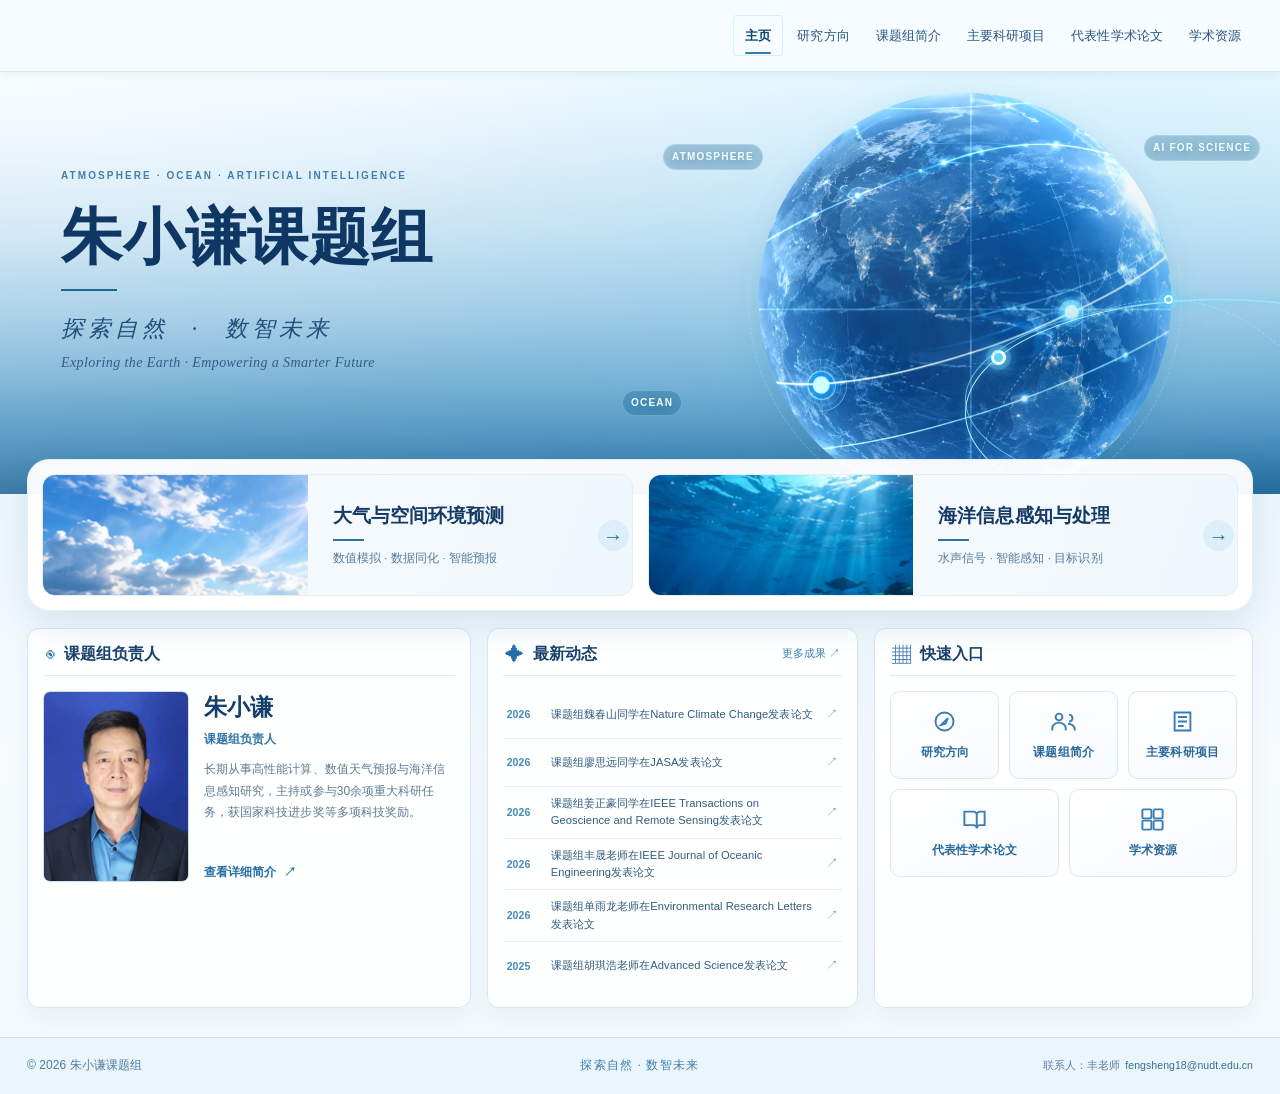
<file: index.html>
<!doctype html>
<html lang="zh-CN"><head>
<meta charset="utf-8"><meta name="viewport" content="width=device-width,initial-scale=1">
<meta name="theme-color" content="#edf4f9"><meta name="description" content="XXX课题组学术主页示例；导航到大气与空间环境预测、海洋信息感知与处理两大研究方向，以及项目、论文、成员与学术资源。">
<title>朱小谦课题组｜大气与空间环境预测、海洋信息感知与处理</title>
<meta name="description"
      content="朱小谦课题组学术主页，开展大气与空间环境预测、海洋信息感知与处理等交叉研究，展示主要科研项目、代表性学术论文及课题组成员。">
<link rel="stylesheet" href="assets/styles.css"><link rel="stylesheet" href="assets/premium.css"><link rel="stylesheet" href="assets/theme.css"><script src="assets/data.js" defer></script><script src="assets/site.js" defer></script><script src="assets/hero.js" defer></script><link rel="stylesheet" href="assets/home-v34.css">
</head><body data-page="home" data-title="主页">
<a href="#main" class="skip-link">跳转到正文</a>
<header class="site-header"><div class="container nav-shell">
  <a class="brand" href="index.html" aria-label="返回课题组主页"><span class="brand-copy"><span class="brand-main" data-site-name>XXX课题组</span><span class="brand-sub" data-site-en>XXX Research Group</span></span></a>
  <button class="menu-toggle" type="button" aria-label="展开导航菜单" aria-expanded="false" aria-controls="main-navigation"><svg viewBox="0 0 24 24" stroke="currentColor" fill="none" stroke-width="1.7" stroke-linecap="round"><path d="M4 6h16M4 12h16M4 18h16"/></svg></button>
  <nav class="nav-links" id="main-navigation" aria-label="网站主导航"><a href="index.html" aria-current="page">主页</a><a href="research.html">研究方向</a><a href="team.html">课题组简介</a><a href="projects.html">主要科研项目</a><a href="publications.html">代表性学术论文</a><a href="resources.html">学术资源</a></nav>
</div></header>
<main id="main">
  <section class="v34-hero" aria-labelledby="hero-title">
    <div class="v34-sky" aria-hidden="true"></div>
    <div class="v34-blue-wash" aria-hidden="true"></div>
    <div class="container v34-hero-content">
      <div class="v34-hero-copy">
        <p class="v34-eyebrow">ATMOSPHERE · OCEAN · ARTIFICIAL INTELLIGENCE</p>
        <h1 id="hero-title">XXX课题组</h1>
        <div class="v34-title-rule" aria-hidden="true"></div>
        <p class="v34-hero-motto">探索自然 <span aria-hidden="true">·</span> 数智未来</p>
        <p class="v34-motto-en">Exploring the Earth · Empowering a Smarter Future</p>
      </div>
      <div class="v34-planet-stage" id="science-visual" aria-hidden="true">
        <div class="visual-motion">
          <div class="visual-halo"></div>
          <div class="visual-rim rim-outer"></div>
          <div class="visual-rim rim-inner"></div>
          <div class="orbital-globe"><img src="assets/globe-clean.png" width="640" height="640" alt=""><span class="globe-shade"></span><span class="globe-sheen"></span></div>
          <div class="orbit-track orbit-track-one"><span class="orbit-node node-one"></span><span class="orbit-node node-secondary"></span></div>
          <div class="orbit-track orbit-track-two"><span class="orbit-node node-two"></span></div>
          <div class="orbit-track orbit-track-three"><span class="orbit-node node-three"></span></div>
          <div class="orbit-ring ring-ticks"></div>
        </div>
        <span class="v34-floatlabel v34-floatlabel-atm">ATMOSPHERE</span>
        <span class="v34-floatlabel v34-floatlabel-ocean">OCEAN</span>
        <span class="v34-floatlabel v34-floatlabel-ai">AI FOR SCIENCE</span>
      </div>
    </div>
    <div class="v34-water" aria-hidden="true"></div>
  </section>

  <section class="v34-dashboard" aria-label="课题组首页栏目">
    <div class="container">
      <div class="v34-feature-band">
        <a class="v34-feature-card" href="research.html#atmosphere">
          <img class="v34-feature-image" src="assets/feature-atmosphere.webp" alt="大气与天空" loading="eager" width="580" height="250">
          <div class="v34-feature-copy">
            <h2>大气与空间环境预测</h2>
            <span class="v34-feature-line" aria-hidden="true"></span>
            <p>数值模拟 · 数据同化 · 智能预报</p>
          </div>
          <span class="v34-feature-arrow" aria-hidden="true">→</span>
        </a>
        <a class="v34-feature-card" href="research.html#deepsea">
          <img class="v34-feature-image" src="assets/feature-marine.webp" alt="海洋水下环境" loading="eager" width="580" height="250">
          <div class="v34-feature-copy">
            <h2>海洋信息感知与处理</h2>
            <span class="v34-feature-line" aria-hidden="true"></span>
            <p>水声信号 · 智能感知 · 目标识别</p>
          </div>
          <span class="v34-feature-arrow" aria-hidden="true">→</span>
        </a>
      </div>

      <div class="v34-info-grid">
        <article class="v34-panel v34-pi-panel" aria-labelledby="v34-pi-title">
          <div class="v34-panel-heading"><span class="v34-heading-icon" aria-hidden="true">◉</span><h2 id="v34-pi-title">课题组负责人</h2></div>
          <div class="v34-pi-body">
            <img id="v34-pi-photo" class="v34-pi-photo" src="assets/wang-dawei-portrait.jpg" alt="王大伟" width="200" height="260" loading="lazy">
            <div class="v34-pi-text">
              <h3 id="v34-pi-name">王大伟</h3>
              <p class="v34-pi-role">课题组负责人</p>
              <p class="v34-pi-description">参与重大科研任务和工程型号项目，研究涉及高性能计算与数值天气预报。</p>
              <a class="v34-inline-link" href="team.html">查看详细简介 <span aria-hidden="true">↗</span></a>
            </div>
          </div>
        </article>

        <section class="v34-panel v34-news-panel" aria-labelledby="v34-news-title">
          <div class="v34-panel-heading"><span class="v34-heading-icon" aria-hidden="true">✦</span><h2 id="v34-news-title">最新动态</h2><a class="v34-heading-more" href="publications.html">更多成果 <span aria-hidden="true">↗</span></a></div>
          <div class="v34-news-list" id="v34-latest-news" aria-live="polite">
            <a href="publications.html" class="v34-news-entry"><time>2026</time><span>浏览近期代表性学术论文</span><span aria-hidden="true">↗</span></a>
          </div>
        </section>

        <nav class="v34-panel v34-links-panel" aria-label="快速入口">
          <div class="v34-panel-heading"><span class="v34-heading-icon" aria-hidden="true">▦</span><h2>快速入口</h2></div>
          <div class="v34-shortcuts">
            <a href="research.html"><svg viewBox="0 0 24 24" fill="none" stroke="currentColor" stroke-width="1.7" aria-hidden="true"><circle cx="12" cy="12" r="8"/><path d="M9 15l6-6-2 5-4 1z"/></svg><span>研究方向</span></a>
            <a href="team.html"><svg viewBox="0 0 24 24" fill="none" stroke="currentColor" stroke-width="1.7" aria-hidden="true"><circle cx="8" cy="8" r="3"/><path d="M2 20v-2c0-3 3-5 6-5s6 2 6 5v2M17 6a3 3 0 0 1 0 6M16 14c3 0 6 2 6 5v1"/></svg><span>课题组简介</span></a>
            <a href="projects.html"><svg viewBox="0 0 24 24" fill="none" stroke="currentColor" stroke-width="1.7" aria-hidden="true"><path d="M5 4h14v16H5zM8 8h8M8 12h8M8 16h5"/></svg><span>主要科研项目</span></a>
            <a href="publications.html"><svg viewBox="0 0 24 24" fill="none" stroke="currentColor" stroke-width="1.7" aria-hidden="true"><path d="M3 5h8a3 3 0 0 1 3 3v12a3 3 0 0 0-3-3H3zM21 5h-4a3 3 0 0 0-3 3v12a3 3 0 0 1 3-3h4z"/></svg><span>代表性学术论文</span></a>
            <a href="resources.html"><svg viewBox="0 0 24 24" fill="none" stroke="currentColor" stroke-width="1.7" aria-hidden="true"><rect x="3" y="3" width="8" height="8" rx="1"/><rect x="13" y="3" width="8" height="8" rx="1"/><rect x="3" y="13" width="8" height="8" rx="1"/><rect x="13" y="13" width="8" height="8" rx="1"/></svg><span>学术资源</span></a>
          </div>
        </nav>
      </div>
    </div>
  </section>
</main>
<footer class="site-footer"><div class="container v34-footer"><span>© 2026 <span data-site-name>XXX课题组</span></span><span class="v34-footer-slogan">探索自然 <span aria-hidden="true">·</span> 数智未来</span><span class="v44-footer-contact">联系人：丰老师 <a href="mailto:fengsheng18@nudt.edu.cn">fengsheng18@nudt.edu.cn</a></span></div></footer>
</body></html>
</file>
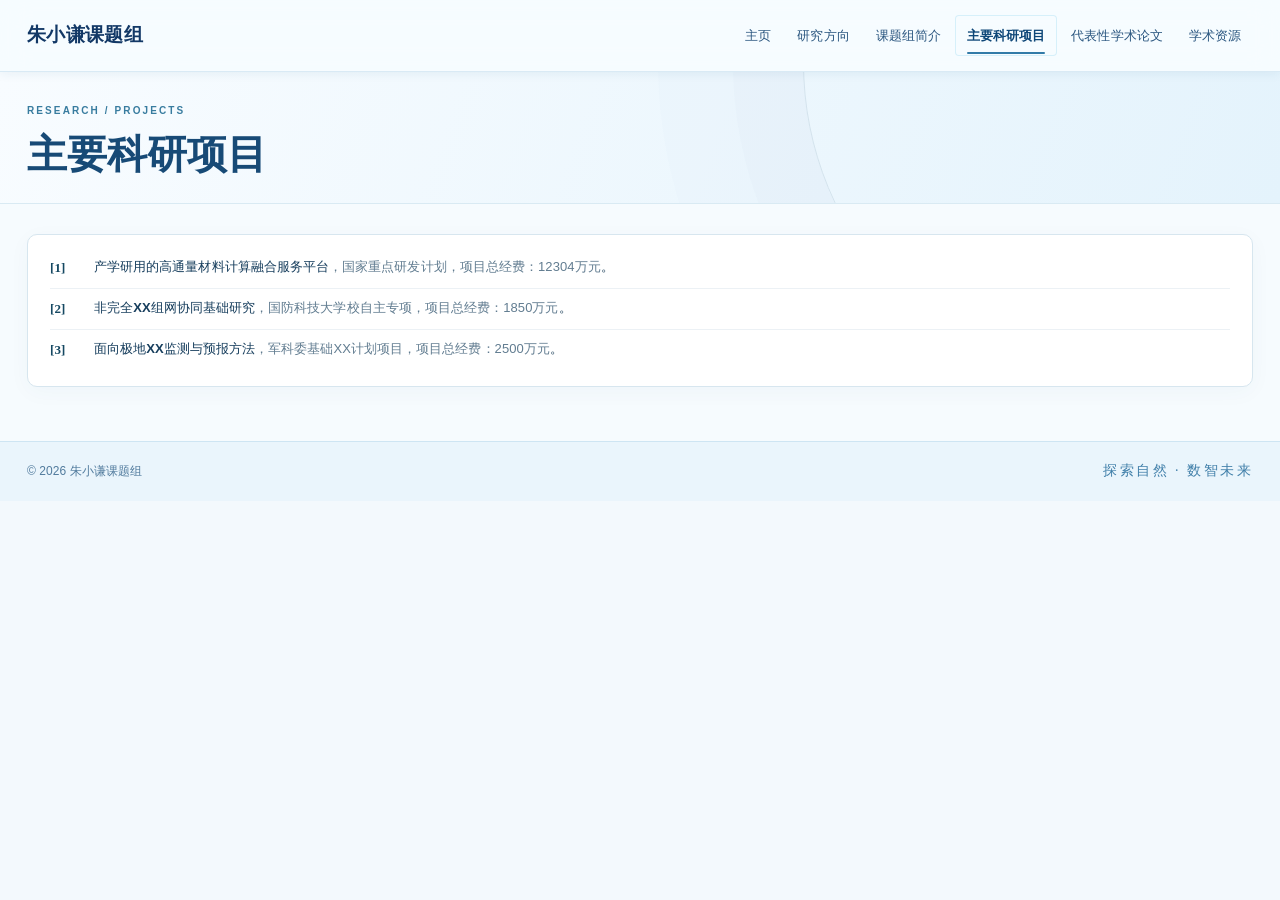
<file: projects.html>
<!doctype html>
<html lang="zh-CN"><head>
<meta charset="utf-8"><meta name="viewport" content="width=device-width,initial-scale=1">
<meta name="theme-color" content="#edf4f9"><meta name="description" content="主要科研项目展示页面，采用简洁的连续编号列表。">
<title>主要科研项目 | XXX课题组</title>
<link rel="stylesheet" href="assets/styles.css"><link rel="stylesheet" href="assets/premium.css"><link rel="stylesheet" href="assets/theme.css"><link rel="stylesheet" href="assets/home-v34.css"><script src="assets/data.js" defer></script><script src="assets/site.js" defer></script>
</head><body data-page="projects" data-title="主要科研项目">
<a href="#main" class="skip-link">跳转到正文</a>
<header class="site-header"><div class="container nav-shell">
  <a class="brand" href="index.html" aria-label="返回课题组主页"><span class="brand-copy"><span class="brand-main" data-site-name>XXX课题组</span><span class="brand-sub" data-site-en>XXX Research Group</span></span></a>
  <button class="menu-toggle" type="button" aria-label="展开导航菜单" aria-expanded="false" aria-controls="main-navigation"><svg viewBox="0 0 24 24" stroke="currentColor" fill="none" stroke-width="1.7" stroke-linecap="round"><path d="M4 6h16M4 12h16M4 18h16"/></svg></button>
  <nav class="nav-links" id="main-navigation" aria-label="网站主导航"><a href="index.html">主页</a><a href="research.html">研究方向</a><a href="team.html">课题组简介</a><a href="projects.html" aria-current="page">主要科研项目</a><a href="publications.html">代表性学术论文</a><a href="resources.html">学术资源</a></nav>
</div></header>
<main id="main"><section class="page-hero compact"><div class="container"><span class="page-eyebrow">RESEARCH / PROJECTS</span><h1>主要科研项目</h1></div></section>
<section class="page-content"><div class="container">
<div class="project-bibliography" id="project-list" aria-label="代表性主要科研项目列表"></div>
</div></section></main>
<footer class="site-footer"><div class="container v34-footer"><span>© 2026 <span data-site-name>XXX课题组</span></span><span class="v34-footer-slogan">探索自然 <span aria-hidden="true">·</span> 数智未来</span></div></footer>
</body></html>
</file>
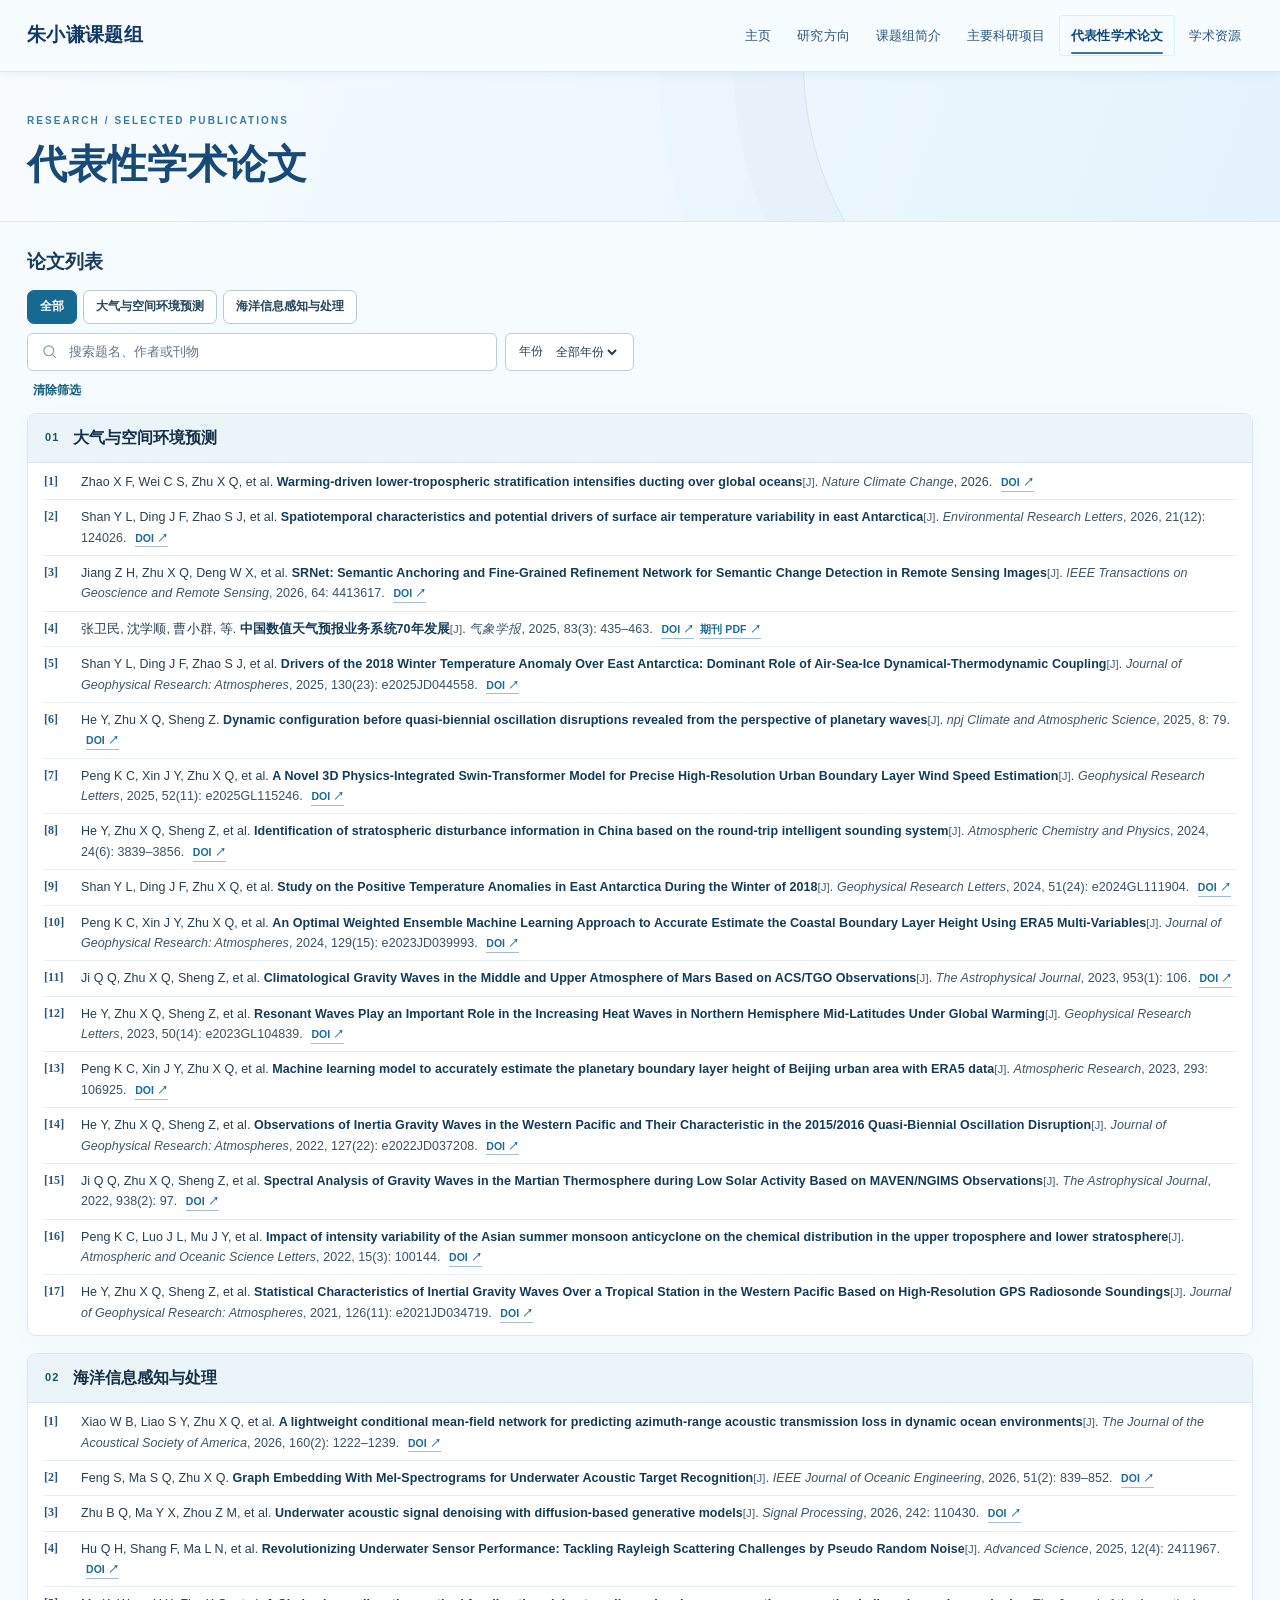
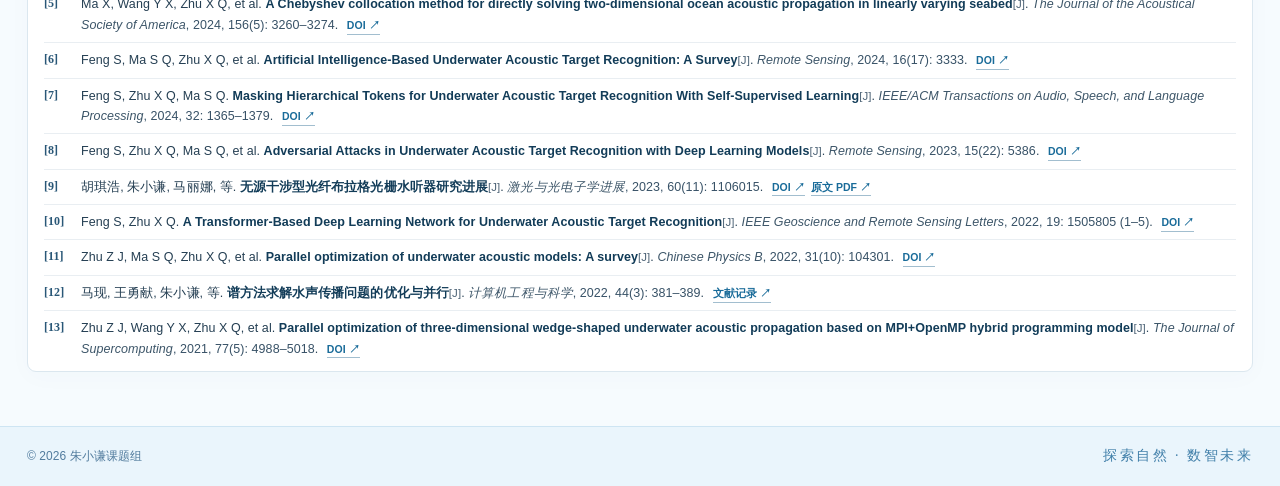
<file: publications.html>
<!doctype html>
<html lang="zh-CN"><head>
<meta charset="utf-8"><meta name="viewport" content="width=device-width,initial-scale=1">
<meta name="theme-color" content="#edf4f9"><meta name="description" content="课题组学术成果与论文发表页面。">
<title>代表性学术论文 | XXX课题组</title>
<link rel="stylesheet" href="assets/styles.css"><link rel="stylesheet" href="assets/premium.css"><link rel="stylesheet" href="assets/theme.css"><link rel="stylesheet" href="assets/home-v34.css"><script src="assets/data.js" defer></script><script src="assets/site.js" defer></script>
</head><body data-page="publications" data-title="代表性学术论文">
<a href="#main" class="skip-link">跳转到正文</a>
<header class="site-header"><div class="container nav-shell">
  <a class="brand" href="index.html" aria-label="返回课题组主页"><span class="brand-copy"><span class="brand-main" data-site-name>XXX课题组</span><span class="brand-sub" data-site-en>XXX Research Group</span></span></a>
  <button class="menu-toggle" type="button" aria-label="展开导航菜单" aria-expanded="false" aria-controls="main-navigation"><svg viewBox="0 0 24 24" stroke="currentColor" fill="none" stroke-width="1.7" stroke-linecap="round"><path d="M4 6h16M4 12h16M4 18h16"/></svg></button>
  <nav class="nav-links" id="main-navigation" aria-label="网站主导航"><a href="index.html">主页</a><a href="research.html">研究方向</a><a href="team.html">课题组简介</a><a href="projects.html">主要科研项目</a><a href="publications.html" aria-current="page">代表性学术论文</a><a href="resources.html">学术资源</a></nav>
</div></header>
<main id="main"><section class="page-hero compact"><div class="container"><span class="page-eyebrow">RESEARCH / SELECTED PUBLICATIONS</span><h1>代表性学术论文</h1></div></section>
<section class="page-content"><div class="container">
<div class="content-heading"><h2>论文列表</h2></div>
<div class="filters publication-domain-filters" id="publication-domain-filters" role="group" aria-label="按研究方向筛选"></div>
<div class="publication-toolbar">
  <label class="pub-search-wrap"><svg viewBox="0 0 24 24" width="17" height="17" fill="none" stroke="currentColor" stroke-width="1.7" aria-hidden="true"><circle cx="11" cy="11" r="7"/><path d="m16 16 5 5"/></svg><input type="search" id="publication-search" placeholder="搜索题名、作者或刊物" aria-label="搜索论文" autocomplete="off"></label>
  <label class="pub-select-wrap">年份 <select id="publication-year" aria-label="按发表年份筛选"><option value="">全部年份</option></select></label>
</div>
<div class="pub-results-bar"><button id="publication-reset" type="button">清除筛选</button></div>
<div class="bibliography" id="publication-list"></div>
<div class="empty-state" id="empty-state" hidden>没有符合当前条件的成果，请调整筛选条件。</div>
</div></section></main>
<footer class="site-footer"><div class="container v34-footer"><span>© 2026 <span data-site-name>XXX课题组</span></span><span class="v34-footer-slogan">探索自然 <span aria-hidden="true">·</span> 数智未来</span></div></footer>
</body></html>
</file>
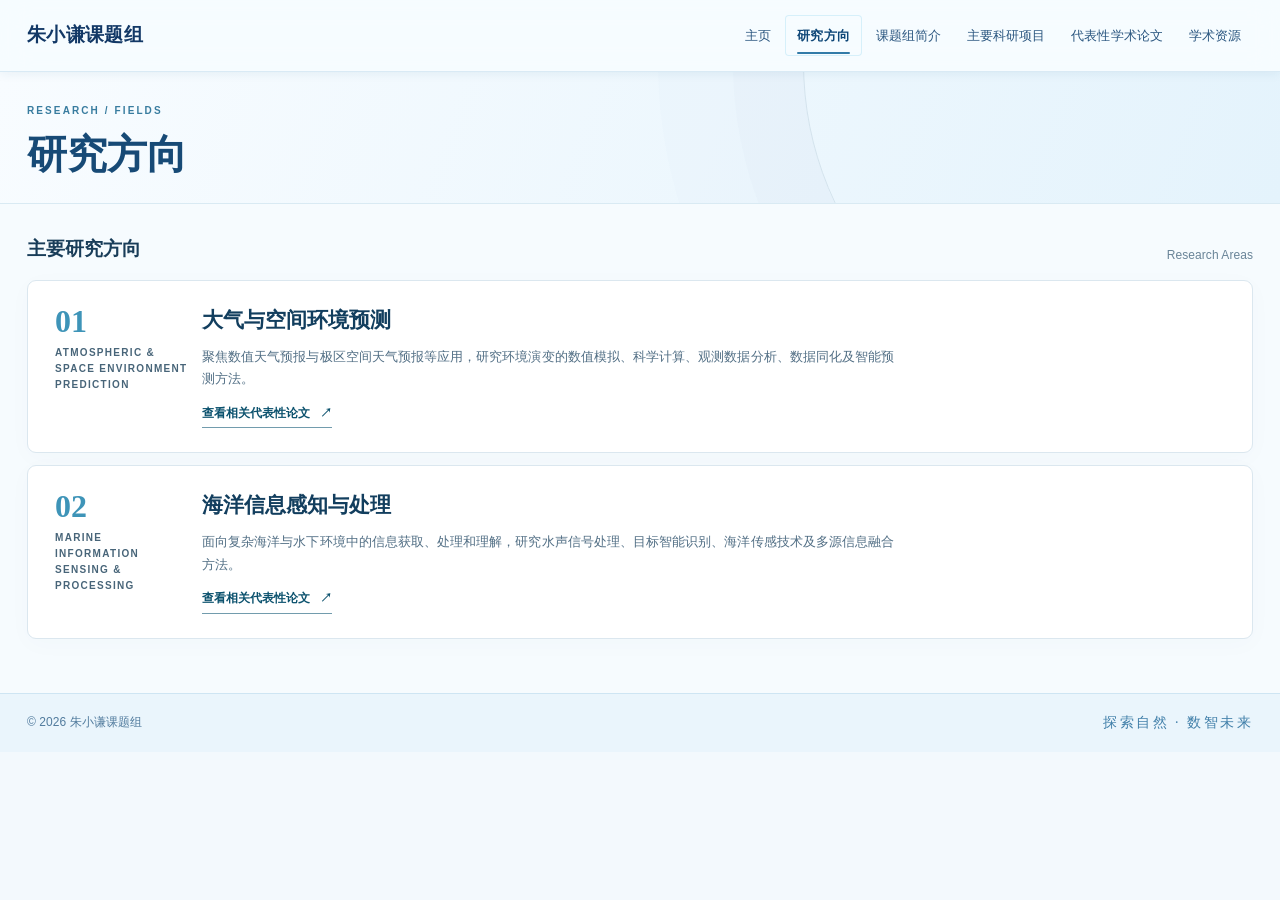
<file: research.html>
<!doctype html>
<html lang="zh-CN"><head>
<meta charset="utf-8"><meta name="viewport" content="width=device-width,initial-scale=1">
<meta name="theme-color" content="#edf4f9"><meta name="description" content="XXX课题组研究方向，聚焦大气与空间环境预测、海洋信息感知与处理。">
<title>研究方向 | XXX课题组</title>
<link rel="stylesheet" href="assets/styles.css"><link rel="stylesheet" href="assets/premium.css"><link rel="stylesheet" href="assets/theme.css"><link rel="stylesheet" href="assets/home-v34.css"><script src="assets/data.js" defer></script><script src="assets/site.js" defer></script>
</head><body data-page="research" data-title="研究方向">
<a href="#main" class="skip-link">跳转到正文</a>
<header class="site-header"><div class="container nav-shell">
  <a class="brand" href="index.html" aria-label="返回课题组主页"><span class="brand-copy"><span class="brand-main" data-site-name>XXX课题组</span><span class="brand-sub" data-site-en>XXX Research Group</span></span></a>
  <button class="menu-toggle" type="button" aria-label="展开导航菜单" aria-expanded="false" aria-controls="main-navigation"><svg viewBox="0 0 24 24" stroke="currentColor" fill="none" stroke-width="1.7" stroke-linecap="round"><path d="M4 6h16M4 12h16M4 18h16"/></svg></button>
  <nav class="nav-links" id="main-navigation" aria-label="网站主导航"><a href="index.html">主页</a><a href="research.html" aria-current="page">研究方向</a><a href="team.html">课题组简介</a><a href="projects.html">主要科研项目</a><a href="publications.html">代表性学术论文</a><a href="resources.html">学术资源</a></nav>
</div></header>
<main id="main"><section class="page-hero compact"><div class="container"><span class="page-eyebrow">RESEARCH / FIELDS</span><h1>研究方向</h1></div></section>
<section class="page-content"><div class="container">
<div class="content-heading"><h2>主要研究方向</h2><p>Research Areas</p></div>
<div class="field-stack" id="research-domains"></div>
</div></section></main>
<footer class="site-footer"><div class="container v34-footer"><span>© 2026 <span data-site-name>XXX课题组</span></span><span class="v34-footer-slogan">探索自然 <span aria-hidden="true">·</span> 数智未来</span></div></footer>
</body></html>
</file>
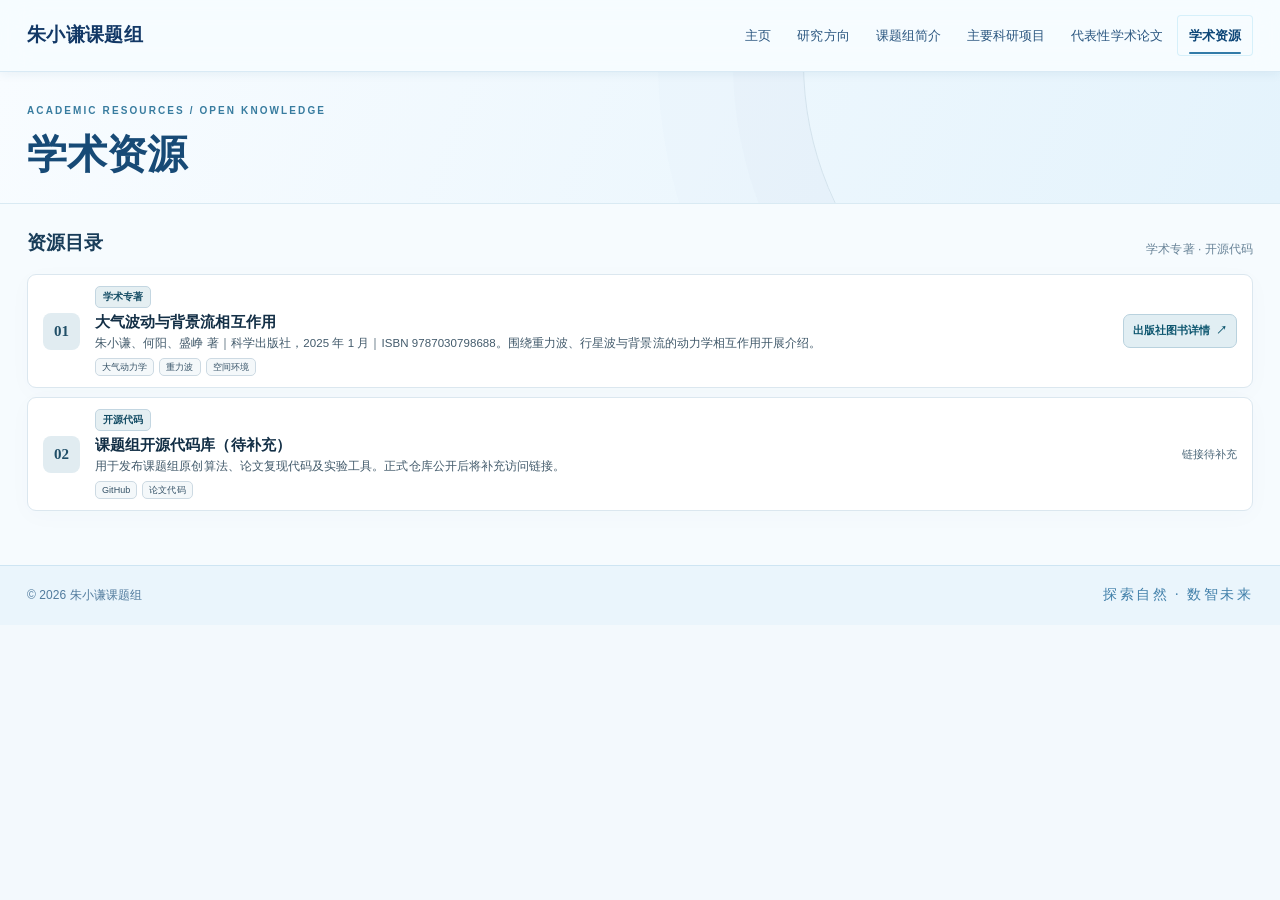
<file: resources.html>
<!doctype html>
<html lang="zh-CN"><head>
<meta charset="utf-8"><meta name="viewport" content="width=device-width,initial-scale=1">
<meta name="theme-color" content="#edf4f9"><meta name="description" content="课题组学术资源：学术专著与开源代码。">
<title>学术资源 | XXX课题组</title>
<link rel="stylesheet" href="assets/styles.css"><link rel="stylesheet" href="assets/premium.css"><link rel="stylesheet" href="assets/theme.css"><link rel="stylesheet" href="assets/home-v34.css"><script src="assets/data.js" defer></script><script src="assets/site.js" defer></script>
</head><body data-page="resources" data-title="学术资源">
<a href="#main" class="skip-link">跳转到正文</a>
<header class="site-header"><div class="container nav-shell">
  <a class="brand" href="index.html" aria-label="返回课题组主页"><span class="brand-copy"><span class="brand-main" data-site-name>XXX课题组</span><span class="brand-sub" data-site-en>XXX Research Group</span></span></a>
  <button class="menu-toggle" type="button" aria-label="展开导航菜单" aria-expanded="false" aria-controls="main-navigation"><svg viewBox="0 0 24 24" stroke="currentColor" fill="none" stroke-width="1.7" stroke-linecap="round"><path d="M4 6h16M4 12h16M4 18h16"/></svg></button>
  <nav class="nav-links" id="main-navigation" aria-label="网站主导航"><a href="index.html">主页</a><a href="research.html">研究方向</a><a href="team.html">课题组简介</a><a href="projects.html">主要科研项目</a><a href="publications.html">代表性学术论文</a><a href="resources.html" aria-current="page">学术资源</a></nav>
</div></header>
<main id="main"><section class="page-hero compact"><div class="container"><span class="page-eyebrow">ACADEMIC RESOURCES / OPEN KNOWLEDGE</span><h1>学术资源</h1></div></section>
<section class="page-content"><div class="container">
<div class="content-heading"><h2>资源目录</h2><p>学术专著 · 开源代码</p></div>
<div class="resource-list" id="resource-list"></div>
</div></section></main>
<footer class="site-footer"><div class="container v34-footer"><span>© 2026 <span data-site-name>XXX课题组</span></span><span class="v34-footer-slogan">探索自然 <span aria-hidden="true">·</span> 数智未来</span></div></footer>
</body></html>
</file>
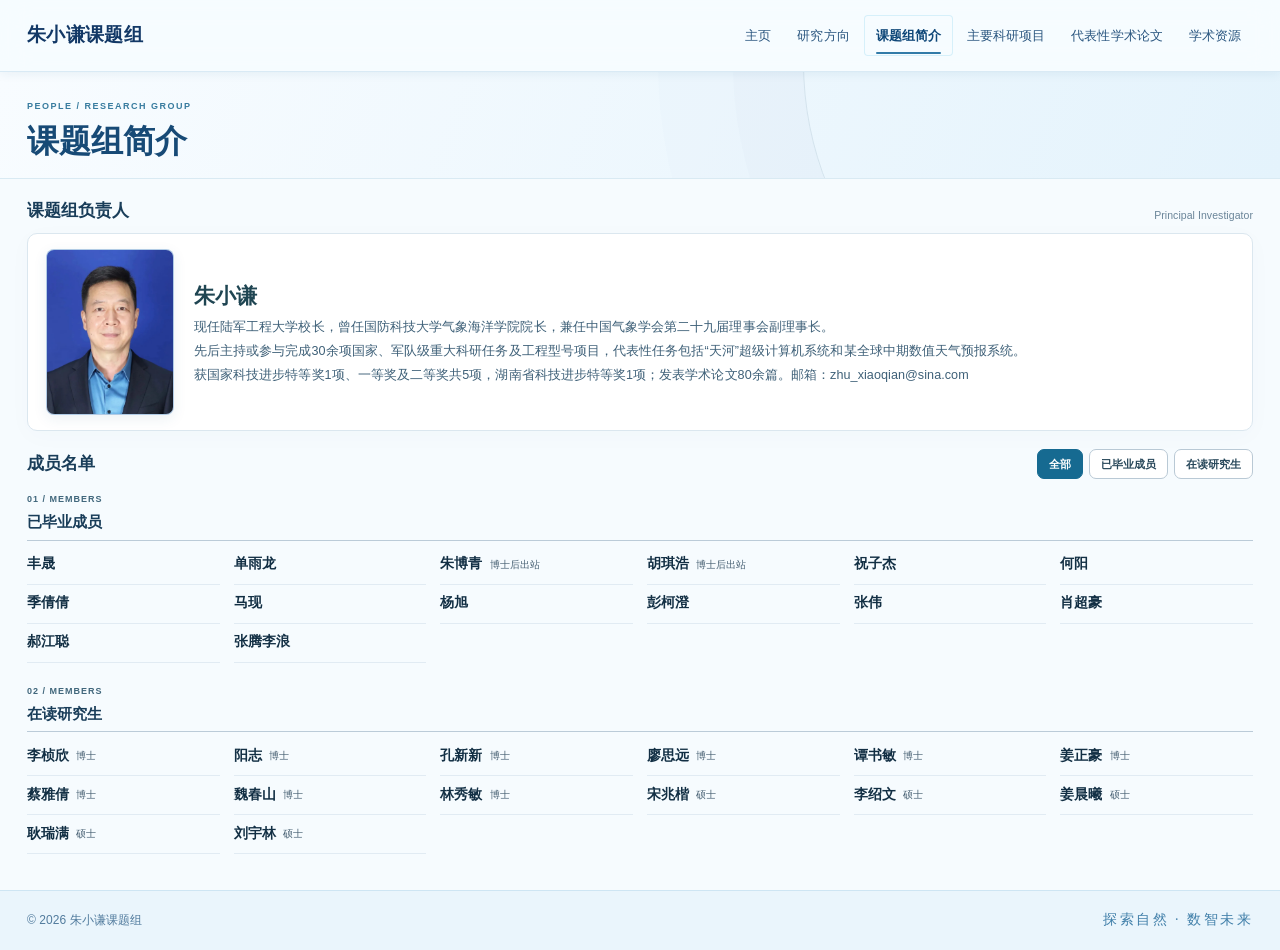
<file: team.html>
<!doctype html>
<html lang="zh-CN"><head>
<meta charset="utf-8"><meta name="viewport" content="width=device-width,initial-scale=1">
<meta name="theme-color" content="#edf4f9"><meta name="description" content="课题组简介">
<title>朱小谦｜课题组负责人简介与科研成果</title>
<link rel="stylesheet" href="assets/styles.css"><link rel="stylesheet" href="assets/premium.css"><link rel="stylesheet" href="assets/theme.css"><link rel="stylesheet" href="assets/home-v34.css"><script src="assets/data.js" defer></script><script src="assets/site.js" defer></script>
</head><body data-page="team" data-title="课题组简介">
<a href="#main" class="skip-link">跳转到正文</a>
<header class="site-header"><div class="container nav-shell">
  <a class="brand" href="index.html" aria-label="返回课题组主页"><span class="brand-copy"><span class="brand-main" data-site-name>XXX课题组</span><span class="brand-sub" data-site-en>XXX Research Group</span></span></a>
  <button class="menu-toggle" type="button" aria-label="展开导航菜单" aria-expanded="false" aria-controls="main-navigation"><svg viewBox="0 0 24 24" stroke="currentColor" fill="none" stroke-width="1.7" stroke-linecap="round"><path d="M4 6h16M4 12h16M4 18h16"/></svg></button>
  <nav class="nav-links" id="main-navigation" aria-label="网站主导航"><a href="index.html">主页</a><a href="research.html">研究方向</a><a href="team.html" aria-current="page">课题组简介</a><a href="projects.html">主要科研项目</a><a href="publications.html">代表性学术论文</a><a href="resources.html">学术资源</a></nav>
</div></header>
<main id="main"><section class="page-hero compact"><div class="container"><span class="page-eyebrow">PEOPLE / RESEARCH GROUP</span><h1>课题组简介</h1></div></section>
<section class="page-content"><div class="container">

<div class="content-heading"><h2>课题组负责人</h2><p>Principal Investigator</p></div>
<div class="pi-card" id="pi-card"></div>
<div class="team-members-toolbar">
  <div class="content-heading"><h2>成员名单</h2></div>
  <div class="filters" id="member-filters" role="group" aria-label="按照成员类别筛选"></div>
</div>
<div class="member-sections" id="member-grid" aria-live="polite"></div>
<div class="empty-state" id="empty-state" hidden>该类别暂无信息。</div>
</div></section></main>
<footer class="site-footer"><div class="container v34-footer"><span>© 2026 <span data-site-name>XXX课题组</span></span><span class="v34-footer-slogan">探索自然 <span aria-hidden="true">·</span> 数智未来</span></div></footer>
</body></html>
</file>
<file: assets/styles.css>
:root {
  --ink:#183247;
  --navy:#193247;
  --deep:#132b3c;
  --muted:#6d7e8c;
  --accent:#137c8a;
  --accent-light:#e5f2f1;
  --soft:#f5f8f9;
  --line:#e3e9ec;
  --white:#fff;
  --width:1160px;
  --shadow:0 18px 38px rgba(32,62,78,.065);
}
*{box-sizing:border-box}
html{scroll-behavior:smooth;scroll-padding-top:100px}
body{margin:0;color:var(--ink);background:var(--white);font-family:Inter,-apple-system,BlinkMacSystemFont,"Segoe UI","PingFang SC","Microsoft YaHei","Noto Sans CJK SC",sans-serif;font-size:15px;-webkit-font-smoothing:antialiased;line-height:1.7}
a{color:inherit;text-decoration:none}
button{font:inherit}
svg{max-width:100%;display:block}
:where(a,button):focus-visible{outline:3px solid #23b4b9;outline-offset:4px}
.container{width:min(var(--width),calc(100% - 88px));margin-inline:auto}
.skip-link{position:absolute;top:-90px;left:10px;padding:12px 18px;background:var(--deep);color:#fff;z-index:99}.skip-link:focus{top:10px}

/* Header */
.site-header{position:relative;z-index:50;height:88px;background:rgba(255,255,255,.98);border-bottom:1px solid #e9eef0}
.nav-shell{height:100%;display:flex;align-items:center;justify-content:space-between;gap:32px}
.brand{display:inline-flex;align-items:center;gap:13px;min-width:0}
.brand-mark{height:44px;width:44px;display:grid;place-items:center;flex:none;background:#1c4656;border-radius:12px;position:relative;color:#fff;isolation:isolate}
.brand-mark svg{width:32px;height:32px}
.brand-copy{display:block;min-width:0}
.brand-main{display:block;font-size:17px;font-weight:780;white-space:nowrap;line-height:1.35;letter-spacing:.1px}
.brand-sub{display:block;margin-top:2px;font-size:10px;font-weight:700;line-height:1.35;letter-spacing:.8px;color:#789099;white-space:nowrap}
.nav-links{display:flex;align-items:center;gap:1px}
.nav-links a{font-size:13px;color:#556b79;font-weight:600;white-space:nowrap;padding:10px 13px;border-radius:7px;transition:background .15s,color .15s}
.nav-links a:hover{background:#f3f8f8;color:#1b7480}
.nav-links a[aria-current=page]{color:#177784;background:#eaf5f4}
.menu-toggle{display:none;width:43px;height:42px;border:1px solid #dce7e9;border-radius:10px;background:white;place-items:center;cursor:pointer;color:var(--ink)}
.menu-toggle svg{width:22px;height:22px}

/* Homepage: introduction, not a scrolling content digest */
.home-hero{position:relative;min-height:488px;overflow:hidden;background:linear-gradient(109deg,#fcfdfd 1%,#f5faf9 80%,#f0f6f6);border-bottom:1px solid #e9efef}
.home-hero::before{content:"";position:absolute;right:-260px;top:-220px;width:660px;height:660px;border-radius:50%;background:radial-gradient(circle,#b4dad631,transparent 64%);pointer-events:none}
.hero-grid{display:grid;grid-template-columns:1.12fr .88fr;align-items:center;gap:28px;min-height:488px;padding-block:57px 58px;position:relative}
.hero-content{position:relative;z-index:2}
.kicker{display:flex;align-items:center;gap:11px;font:700 11px/1.3 Arial,sans-serif;letter-spacing:2.4px;color:#327d84;margin-bottom:31px}
.kicker::before{content:"";width:27px;height:2px;background:#3e9b9c;display:block}
.home-hero h1{font-size:clamp(45px,4.5vw,67px);line-height:1.2;letter-spacing:-2.6px;font-weight:780;color:#17384a;margin:0 0 16px}
.home-hero .tagline{font-size:clamp(18px,1.6vw,23px);font-weight:620;color:#315b6a;letter-spacing:.7px;margin:0 0 14px}
.home-hero .intro{max-width:596px;color:#657d88;font-size:14px;line-height:2.1;margin:0}
.domain-chips{display:flex;gap:10px;flex-wrap:wrap;margin-top:30px}
.domain-chips a{display:inline-flex;align-items:center;gap:9px;border:1px solid #d4e7e6;background:#fff8;color:#3c7780;border-radius:50px;padding:7px 15px;font-size:12px;font-weight:650;transition:all .2s}
.domain-chips a span{opacity:.6}
.domain-chips a:hover{background:#e5f5f3;border-color:#a4d3cf;transform:translateY(-2px)}
.science-visual{position:relative;width:415px;height:376px;justify-self:end;display:grid;place-items:center;color:#5b9297}
.science-visual::before{content:"";position:absolute;width:310px;height:310px;inset:auto;border-radius:50%;background:radial-gradient(circle,#dcece879,#eff7f638 60%,transparent 76%)}
.science-visual svg{width:390px;height:360px;position:relative;z-index:1;overflow:visible}
.science-grid{opacity:.19}
.science-ring{stroke:#8cbebf}
.science-orbit{stroke:#a6caca}
.science-points{fill:#1d8593}
.science-tag{position:absolute;z-index:2;font:700 10px/1 Arial,sans-serif;letter-spacing:1.5px;color:#527f85;background:#fff;border:1px solid #dcebea;border-radius:5px;padding:10px 13px;box-shadow:0 8px 26px #1649540a}
.science-tag.atmosphere{top:62px;left:11px}
.science-tag.deepsea{top:155px;right:-7px}
.science-tag.polar{bottom:42px;left:25px}
.science-center{position:absolute;z-index:2;left:50%;top:50%;transform:translate(-50%,-50%);width:105px;height:105px;border-radius:50%;display:flex;align-items:center;justify-content:center;background:#fff;border:1px solid #d7e9e8;box-shadow:0 5px 36px #16576213}
.science-center svg{width:48px;height:48px}

.quick-section{padding:60px 0 82px;background:#fff}
.quick-heading{display:flex;align-items:end;justify-content:space-between;gap:24px;margin-bottom:23px}
.quick-heading .eyebrow{font:700 10px/1.4 Arial,sans-serif;letter-spacing:2.4px;color:#77939d;margin-bottom:8px}
.quick-heading h2{font-size:25px;letter-spacing:-.3px;margin:0;font-weight:730;color:#1d3b4c}
.quick-heading p{margin:0;font-size:12px;color:#8d9ca4}
.jump-grid{display:grid;grid-template-columns:repeat(5,minmax(0,1fr));gap:12px}
.jump-card{display:flex;flex-direction:column;position:relative;min-height:203px;padding:24px 20px 22px;border:1px solid #e3eaed;background:#fff;border-radius:12px;transition:transform .18s,border-color .18s,box-shadow .18s;overflow:hidden}
.jump-card:hover{border-color:#98c7c9;box-shadow:var(--shadow);transform:translateY(-3px)}
.jump-icon{height:40px;width:40px;border:1px solid #d5e8e8;border-radius:10px;background:#edf6f5;color:#307d86;display:grid;place-items:center;margin-bottom:16px}
.jump-icon svg{width:22px;height:22px}
.jump-en{font:700 9px/1.4 Arial,sans-serif;letter-spacing:1.1px;color:#8aa2ac;margin-bottom:4px}
.jump-name{font-size:17px;font-weight:740;color:#1b3b4c;line-height:1.6}
.jump-desc{font-size:11px;color:#8a9ba3;line-height:1.65;margin-top:3px}
.jump-arrow{position:absolute;right:17px;bottom:13px;color:#91aeb4;font-size:18px;font-weight:300}

/* Inner pages */
.page-hero{padding:68px 0 61px;background:linear-gradient(125deg,#17394b,#1e4a58);color:white;position:relative;overflow:hidden}
.page-hero::after{content:"";position:absolute;right:-175px;top:-335px;width:650px;height:650px;border:1px solid #ffffff14;border-radius:50%;box-shadow:0 0 0 70px #ffffff05,0 0 0 145px #ffffff05}
.page-hero .container{position:relative;z-index:1}
.page-eyebrow{font:700 11px/1.3 Arial,sans-serif;letter-spacing:2.2px;color:#9fd9d7}
.page-hero h1{font-size:clamp(34px,4vw,49px);font-weight:760;line-height:1.34;letter-spacing:-.7px;margin:12px 0 9px}
.page-hero p{max-width:760px;margin:0;color:#c1d4da;font-size:13px;line-height:1.95}
.page-content{background:#f8fafb;min-height:590px;padding:54px 0 90px}
.note{border-left:3px solid #84c3c3;padding:11px 17px;background:#ecf6f6;color:#5a7a83;font-size:12px;line-height:1.8;margin-bottom:34px}
.content-heading{display:flex;align-items:end;justify-content:space-between;gap:14px;margin:0 0 24px}
.content-heading h2{margin:0;font-size:21px;color:var(--ink)}
.content-heading p{margin:0;color:#859aa3;font-size:12px}

/* Research */
.research-overview{display:grid;grid-template-columns:repeat(3,1fr);gap:14px;margin-bottom:39px}
.domain-item{display:grid;grid-template-columns:1fr auto;align-items:end;padding:23px 22px;border:1px solid #e2e9ec;border-radius:12px;background:#fff;min-height:143px;transition:border-color .18s,transform .18s}
.domain-item:hover{border-color:#96c5c8;transform:translateY(-2px)}
.domain-index{grid-column:span 2;color:#86a0a9;font:700 10px/1.4 Arial,sans-serif;letter-spacing:1px}
.domain-content strong{display:block;font-size:19px;margin-top:11px;line-height:1.5}
.domain-content span{display:block;color:#8598a0;font-size:11.5px;line-height:1.8;margin-top:5px}
.domain-arrow{font-size:22px;color:#64a7ac;line-height:1}
.field-stack{display:grid;gap:15px}
.field-card{scroll-margin-top:25px;display:grid;grid-template-columns:210px minmax(0,1fr);gap:15px;border:1px solid #e0e8eb;background:#fff;border-radius:14px;padding:34px 37px}
.field-left{display:flex;flex-direction:column;gap:8px}
.field-n{font:700 38px/1 Georgia,serif;color:#9dc9c9}
.field-overline{font:700 10px/1.6 Arial,sans-serif;letter-spacing:1.3px;color:#94a6ac}
.field-main h2{font-size:23px;margin:0 0 12px;color:#1c4050}
.field-main p{font-size:13px;line-height:2;color:#6a808b;margin:0;max-width:700px}
.topic-tags{display:flex;gap:9px;flex-wrap:wrap;margin-top:20px}
.topic-tags span{padding:5px 11px;color:#387780;border:1px solid #d7e8e8;background:#f2f8f8;font-size:11px;border-radius:50px}

/* Lists & filters */
.filters{display:flex;gap:8px;flex-wrap:wrap;margin:0 0 23px}
.filters button{color:#6a838d;background:#fff;border:1px solid #dce7e9;border-radius:40px;font-size:12px;padding:8px 16px;cursor:pointer;transition:all .2s}
.filters button:hover{border-color:#9bc8c7;color:#117785}
.filters button[aria-pressed=true]{background:#1c6673;border-color:#1c6673;color:#fff}
.entry-list{display:grid;gap:14px}
.project-entry{display:grid;grid-template-columns:93px 1fr;border:1px solid #e0e8ea;border-radius:13px;background:#fff;overflow:hidden}
.project-order{padding:23px 17px;text-align:center;font:700 26px Georgia,serif;color:#98c3c6;background:#f0f7f7}
.project-detail{padding:24px 29px 26px}
.project-kicker{display:flex;align-items:center;gap:12px;font-size:11px;color:#91a5ac;margin-bottom:10px}
.area-tag{background:#e9f5f4;border:1px solid #d5e9e7;padding:2px 9px;border-radius:5px;color:#197f86;font-size:11px;font-weight:650}
.project-detail h2{font-size:19px;margin:0 0 10px;line-height:1.55;color:#193b4c}
.project-detail p{font-size:12.5px;color:#748a94;line-height:1.95;margin:0 0 16px}
.project-facts{border-top:1px solid #e9eff0;padding-top:12px;display:flex;gap:28px;flex-wrap:wrap;color:#6e8790;font-size:11px}
.project-facts b{font-weight:720;color:#456470;margin-right:4px}
.project-entry[hidden],.pub-entry[hidden],.person-card[hidden]{display:none!important}
.pub-entry{display:grid;grid-template-columns:103px 1fr;border:1px solid #e1e9ed;border-radius:13px;background:white;padding:25px 27px;gap:14px}
.pub-year{font:700 18px/1.7 Georgia,serif;color:#27939c}
.pub-entry h2{font-size:17px;margin:1px 0 8px;line-height:1.65;color:#1e4554}
.pub-entry p{color:#69808a;font-size:12px;margin:0 0 5px}
.pub-entry .pub-venue{color:#9aadb3;font-style:italic;font-size:11px}
.pub-actions{display:flex;gap:8px;margin-top:11px}
.pub-actions a,.pub-actions span{font-size:11px;border:1px solid #d9e9e9;border-radius:5px;color:#69949a;padding:3px 9px}
.pub-actions a:hover{background:#edf7f7;color:#137989}
.empty-state{font-size:13px;color:#8599a2;padding:24px;text-align:center;border:1px dashed #d5e3e5;border-radius:12px}

/* People */
.pi-card{display:grid;grid-template-columns:98px 1fr;align-items:center;gap:24px;padding:30px;background:#fff;border:1px solid #e1e9ec;border-radius:13px;margin-bottom:45px}
.person-avatar{height:49px;width:49px;border-radius:12px;background:linear-gradient(145deg,#dfeded,#e9f4f3);color:#2e7983;font-weight:770;display:grid;place-items:center;flex:none}
.person-avatar-large{width:98px;height:98px;font-size:30px}
.pi-label{color:#268b92;font-size:11px;font-weight:750}
.pi-card h2{font-size:21px;color:#1f4552;margin:5px 0}
.pi-card p{font-size:12.5px;color:#70858f;margin:5px 0 0}
.member-grid{display:grid;grid-template-columns:repeat(3,minmax(0,1fr));gap:13px}
.person-card{border:1px solid #e1e9eb;background:#fff;padding:22px;border-radius:11px;display:flex;align-items:center;gap:15px}
.person-card h3{font-size:15px;margin:0 0 2px;color:#284d5b}
.person-card p{font-size:11px;color:#8c9da4;margin:0}

/* Academic resources: selected monograph and code repository */
.resource-intro{border-left:3px solid #83c2c1;background:#eff7f7;padding:12px 19px;margin-bottom:33px}
.resource-intro p{margin:0;font-size:12px;color:#617f89;line-height:1.95}
.resource-list{display:grid;gap:13px}
.resource-entry{background:#fff;border:1px solid #e1e9eb;border-radius:13px;padding:25px 27px;display:grid;grid-template-columns:60px minmax(0,1fr) 128px;gap:18px;align-items:center;transition:border-color .18s,box-shadow .18s}
.resource-entry:hover{border-color:#badada;box-shadow:0 8px 28px #18394b09}
.resource-entry[hidden]{display:none!important}
.resource-icon{width:55px;height:55px;border-radius:12px;display:grid;place-items:center;background:#e9f4f3;color:#408b92;font:700 23px Georgia,serif}
.resource-meta{display:flex;align-items:center;gap:12px;flex-wrap:wrap}
.resource-en{font:700 10px/1.6 Arial,sans-serif;letter-spacing:.55px;color:#8ba2aa}
.resource-entry h2{font-size:17px;line-height:1.5;margin:9px 0 6px;color:#244958}
.resource-entry p{font-size:12.5px;line-height:1.85;margin:0;color:#8296a0}
.resource-tags{display:flex;flex-wrap:wrap;gap:7px;margin-top:11px}
.resource-tags span{font-size:10px;padding:2px 8px;border:1px solid #e0e9ec;border-radius:5px;background:#fafcfc;color:#81949c}
.resource-actions{display:flex;justify-content:flex-end;align-items:center}
.resource-action{display:inline-flex;align-items:center;justify-content:center;gap:6px;white-space:nowrap;font-size:11px;font-weight:700;padding:9px 12px;border-radius:7px;background:#ecf6f5;color:#207785;border:1px solid #d8ebea;transition:background .18s}
.resource-action:hover{background:#dff1ee}
.resource-pending{font-size:11px;color:#97a9b0;white-space:nowrap}

/* Footer */
.site-footer{background:#142d3e;color:#bed0d7;padding:30px 0 23px}
.footer-upper{display:flex;justify-content:space-between;align-items:start;gap:22px;padding-bottom:24px;border-bottom:1px solid #ffffff24}
.footer-name{font-size:16px;color:#fff;font-weight:700;margin:0 0 6px}
.footer-upper p:not(.footer-name){font-size:11px;color:#95b2bf;margin:0}
.footer-nav{display:flex;gap:17px;flex-wrap:wrap}
.footer-nav a{font-size:11px;color:#acc3cd}
.footer-nav a:hover{color:#fff}
.footer-bottom{display:flex;justify-content:space-between;gap:12px;flex-wrap:wrap;padding-top:17px;font-size:10px;color:#789aa8}

@media(max-width:1100px){
  .container{width:min(var(--width),calc(100% - 56px))}
  .nav-links a{padding:9px 9px;font-size:12px}
  .brand-main{font-size:16px}
  .hero-grid{grid-template-columns:1.13fr .87fr}
  .science-visual{width:340px;transform:scale(.92);transform-origin:center right}
  .jump-card{padding:21px 16px;min-height:206px}
  .jump-name{font-size:15px}
}
@media(max-width:950px){
  .resource-entry{grid-template-columns:54px minmax(0,1fr);gap:12px 16px}
  .resource-actions{grid-column:2;justify-content:flex-start}
}
@media(max-width:850px){
  .site-header{height:76px}
  .menu-toggle{display:grid}
  .nav-links{display:none;position:absolute;left:0;right:0;top:75px;background:#fff;box-shadow:0 20px 35px #102f3b18;border-bottom:1px solid var(--line);padding:12px 28px 20px;flex-direction:column;align-items:stretch;gap:2px}
  .nav-links.is-open{display:flex}
  .nav-links a{font-size:14px;padding:11px 15px}
  .hero-grid{grid-template-columns:1fr;min-height:auto;gap:0;padding-block:65px 65px}
  .home-hero{min-height:auto}
  .science-visual{display:none}
  .home-hero h1{font-size:56px}
  .jump-grid{grid-template-columns:repeat(3,minmax(0,1fr))}
  .research-overview{grid-template-columns:repeat(3,minmax(0,1fr))}
  .domain-item{padding:18px 17px}
  .field-card{grid-template-columns:145px 1fr;gap:12px;padding:28px}
}
@media(max-width:610px){
  .container{width:calc(100% - 36px)}
  .brand-mark{width:40px;height:40px;border-radius:11px}
  .brand-main{font-size:16px}
  .brand-sub{font-size:9px}
  .home-hero h1{font-size:44px;letter-spacing:-1.7px}
  .home-hero .tagline{font-size:17px;line-height:1.55}
  .home-hero .intro{font-size:13px;line-height:2}
  .kicker{font-size:9px;letter-spacing:1.6px;margin-bottom:25px}
  .hero-grid{padding-block:60px 62px}
  .domain-chips{margin-top:25px;gap:8px}
  .domain-chips a{font-size:11px;padding:7px 13px}
  .quick-section{padding:40px 0 60px}
  .quick-heading{align-items:start;flex-direction:column;gap:6px;margin-bottom:20px}
  .quick-heading h2{font-size:23px}
  .jump-grid{grid-template-columns:repeat(2,minmax(0,1fr));gap:10px}
  .jump-card{min-height:173px;padding:19px 15px 18px}
  .jump-icon{width:34px;height:34px;margin-bottom:13px}
  .jump-name{font-size:15px}
  .jump-desc{font-size:10.5px}
  .jump-arrow{right:13px;bottom:8px}
  .page-hero{padding:48px 0 44px}
  .page-hero.compact{padding:30px 0 24px}
  .page-hero h1{font-size:35px}
  .page-content{padding:33px 0 60px}
  .content-heading{align-items:start;flex-direction:column;gap:2px}
  .research-overview{grid-template-columns:1fr;gap:10px;margin-bottom:24px}
  .domain-item{min-height:95px;padding:16px 20px}
  .domain-content strong{font-size:18px;margin-top:5px}
  .domain-content span{margin-top:1px}
  .field-card{grid-template-columns:1fr;padding:24px;gap:12px}
  .field-left{flex-direction:row;align-items:center;gap:14px}
  .field-n{font-size:28px}
  .field-main h2{font-size:20px}
  .field-main p{font-size:12px}
  .project-entry{grid-template-columns:54px 1fr}
  .project-order{padding:20px 5px;font-size:20px}
  .project-detail{padding:20px 17px}
  .project-detail h2{font-size:16px}
  .project-facts{gap:7px 17px}
  .pub-entry{grid-template-columns:1fr;gap:3px;padding:19px}
  .pub-year{font-size:14px}
  .pub-entry h2{font-size:15.5px}
  .pi-card{grid-template-columns:73px 1fr;gap:16px;padding:18px}
  .person-avatar-large{height:73px;width:73px;font-size:22px}
  .member-grid{grid-template-columns:repeat(2,minmax(0,1fr));gap:9px}
  .person-card{padding:13px;gap:9px}
  .person-card .person-avatar{height:38px;width:38px;border-radius:9px}
  .person-card h3{font-size:13px}
  .resource-entry{grid-template-columns:46px minmax(0,1fr);align-items:start;gap:10px 14px;padding:19px 16px}
  .resource-icon{width:43px;height:43px;font-size:17px}
  .resource-entry h2{font-size:15.5px}
  .resource-actions{grid-column:2;justify-content:flex-start;margin-top:2px}
  .resource-pending{grid-column:auto}
  .footer-upper{flex-direction:column;gap:20px}
  .footer-nav{gap:12px 17px}
  .footer-bottom{flex-direction:column}
}
@media(max-width:370px){
  .brand-sub{display:none}
  .home-hero h1{font-size:39px}
  .jump-grid{grid-template-columns:1fr}
  .jump-card{min-height:136px}
  .member-grid{grid-template-columns:1fr}
}
@media(prefers-reduced-motion:reduce){html{scroll-behavior:auto}*,*::before,*::after{transition:none!important;animation:none!important}}

/* Publications V6: structured cross-domain academic bibliography */
.publication-domain-filters{margin-bottom:17px}
.publication-toolbar{display:flex;flex-wrap:wrap;gap:10px;margin:0 0 12px}
.pub-search-wrap,.pub-select-wrap{display:flex;align-items:center;gap:9px;padding:0 13px;min-height:42px;background:#fff;border:1px solid #dce7e9;border-radius:8px;font-size:12px;color:#708894}
.pub-search-wrap{flex:1 1 270px;max-width:470px}
.pub-search-wrap svg{flex:0 0 auto;color:#83a2a8}
.pub-search-wrap input{min-width:0;flex:1;border:0;outline:0;background:transparent;color:#244958;font:inherit;font-size:13px}
.pub-search-wrap input::placeholder{color:#9aabb2}
.pub-select-wrap select{border:0;outline:0;background:transparent;color:#355966;font:inherit;font-size:12px;cursor:pointer;max-width:135px}
.pub-results-bar{display:flex;align-items:center;justify-content:space-between;gap:10px;margin:0 0 16px;color:#78909a;font-size:12px}
.pub-results-bar button{border:0;background:transparent;color:#358994;font:inherit;font-weight:600;cursor:pointer}
.pub-meta{display:flex;gap:8px;align-items:center;flex-wrap:wrap;margin:0 0 9px}
.pub-type{color:#859aa3;font-size:11px}
.pub-status{border-radius:4px;padding:2px 7px;font-size:10px;font-weight:600}
.pub-status-review{background:#fff5e8;color:#956f32;border:1px solid #eedbc2}
.pub-entry h2{margin:3px 0 8px}
.pub-entry .pub-authors{font-size:12.5px;color:#4e6f7b;line-height:1.75}
.pub-entry .pub-venue{font-size:11.5px;color:#8198a0;font-style:normal;line-height:1.65}
.pub-entry .pub-related{font-size:11px;color:#437f89;margin-top:7px}
.pub-entry .pub-note{font-size:11px;color:#a07845;margin-top:7px}
.pub-actions{align-items:center;flex-wrap:wrap}
.pub-load-row{display:flex;justify-content:center;margin:23px 0 12px}
.pub-load-row button{font-size:12px;font-weight:600;cursor:pointer;background:#eff8f8;color:#1b7984;padding:11px 21px;border:1px solid #d4e7e8;border-radius:8px}
.pub-load-row button:hover{background:#e0f0f0}
.pub-load-row button[hidden]{display:none}
@media(max-width:700px){
  .publication-toolbar{flex-direction:column}
  .pub-search-wrap{max-width:none;flex:0 0 auto}
  .pub-select-wrap{min-height:40px}
  .pub-select-wrap select{flex:1}
  .pub-entry .pub-authors{font-size:12px}
}


/* Publications V7 — compact reference list, grouped by research area */
body[data-page="publications"] .page-hero{padding:58px 0 54px}
body[data-page="publications"] .page-content{padding-top:34px}
body[data-page="publications"] .content-heading{margin-bottom:18px}
body[data-page="publications"] .publication-domain-filters{margin-bottom:15px}
body[data-page="publications"] .pub-results-bar{margin:0 0 22px}
.bibliography{display:flex;flex-direction:column;gap:29px}
.bib-domain{background:#fff;border:1px solid #e2e9eb;border-radius:11px;overflow:hidden}
.bib-domain-head{display:flex;align-items:center;justify-content:space-between;gap:12px;padding:15px 23px 14px;background:#f5f9f9;border-bottom:1px solid #e2e9eb}
.bib-domain-title{display:flex;align-items:center;gap:13px;min-width:0}
.bib-domain-number{font:750 11px/1.4 Arial,sans-serif;letter-spacing:1.2px;color:#3a969d}
.bib-domain-head h3{margin:0;font-size:17px;line-height:1.4;color:#244b59;font-weight:740}
.bib-domain-count{font-size:11px;color:#789098;white-space:nowrap}
.bib-list{margin:0;padding:5px 23px 9px;list-style:none}
.ref-item{display:grid;grid-template-columns:42px minmax(0,1fr);gap:6px;padding:11px 0;border-bottom:1px solid #edf1f2;align-items:start}
.ref-item:last-child{border-bottom:0}
.ref-index{font:650 13px/1.85 Georgia,serif;color:#207986;white-space:nowrap;font-variant-numeric:tabular-nums}
.ref-text{font-size:13px;line-height:1.85;color:#4e6570;min-width:0;overflow-wrap:anywhere}
.ref-authors{color:#496774}
.ref-title{font-weight:650;color:#254756}
.ref-type{font-size:11px;color:#7e949a}
.ref-venue{font-style:italic;color:#738793}
.ref-year{font-weight:600;color:#536f7a}
.ref-links{display:inline-flex;align-items:center;gap:8px;margin-left:7px}
.ref-links a{font:650 11px/1.5 Inter,-apple-system,BlinkMacSystemFont,'Segoe UI',sans-serif;color:#18808b;white-space:nowrap;border-bottom:1px solid #8fc9c9}
.ref-links a:hover{color:#065f6c;border-bottom-color:#065f6c}
.ref-review{display:inline-block;margin-left:9px;color:#986c33;font-size:10px;font-weight:650;background:#fff5e8;border-radius:3px;padding:0 5px;white-space:nowrap}
@media(max-width:610px){
  body[data-page="publications"] .page-hero{padding:41px 0 37px}
  .bibliography{gap:20px}
  .bib-domain-head{padding:13px 14px}
  .bib-domain-head h3{font-size:15px}
  .bib-list{padding:4px 14px 6px}
  .ref-item{grid-template-columns:33px minmax(0,1fr);gap:5px;padding:10px 0}
  .ref-index{font-size:12px;line-height:1.8}
  .ref-text{font-size:12px;line-height:1.75}
  .ref-links{margin-left:5px;gap:6px}
}


/* Members V8 — categorized, compact people directory */
body[data-page="team"] .page-hero{padding:58px 0 54px}
body[data-page="team"] .pi-card{margin-bottom:39px}
body[data-page="team"] #member-filters{margin-bottom:27px}
body[data-page="team"] #member-filters button{display:inline-flex;gap:9px;align-items:center}
.member-filter-num{font-size:10px;line-height:18px;min-width:19px;padding:0 4px;border-radius:10px;background:#edf3f3;color:#69909a}
#member-filters button[aria-pressed="true"] .member-filter-num{background:#d9ebea;color:#1b7078}
.member-sections{display:grid;gap:29px}
.people-group[hidden]{display:none!important}
.people-group-heading{display:flex;align-items:flex-end;justify-content:space-between;gap:15px;margin:0 0 13px;padding:0 1px 13px;border-bottom:1px solid #dfe8ea}
.people-group-index{font:700 10px/1.5 Arial,sans-serif;color:#7ea2ac;letter-spacing:1.15px}
.people-group-heading h3{font-size:19px;font-weight:750;color:#234657;margin:4px 0 0}
.people-group-count{font-size:12px;color:#91a2a8;white-space:nowrap}
body[data-page="team"] .member-grid{display:grid;grid-template-columns:repeat(3,minmax(0,1fr));gap:11px}
body[data-page="team"] .person-card{display:flex;align-items:flex-start;min-height:108px;padding:18px 16px;gap:13px;border:1px solid #e2e9ea;border-radius:10px;background:#fff;box-shadow:0 1px 1px #16364a03}
body[data-page="team"] .person-avatar{width:43px;height:43px;border-radius:11px;font-size:16px;line-height:1;flex:none}
body[data-page="team"] .pi-card .person-avatar-large{height:98px;width:98px;font-size:30px}
.person-info{min-width:0;flex:1}
.person-heading{display:flex;align-items:baseline;gap:8px;flex-wrap:wrap;line-height:1.5}
.person-heading h4{margin:0;font-size:15px;color:#234657;font-weight:750;white-space:nowrap}
.person-role{color:#78939d;font-size:11px;white-space:nowrap}
body[data-page="team"] .person-meta{margin:6px 0 0;font-size:11px;color:#7f939d;line-height:1.65}
body[data-page="team"] .person-research{margin:4px 0 0;font-size:11px;color:#347a85;line-height:1.6}
@media(max-width:980px){
  body[data-page="team"] .member-grid{grid-template-columns:repeat(2,minmax(0,1fr))}
}
@media(max-width:620px){
  body[data-page="team"] .member-grid{grid-template-columns:1fr;gap:8px}
  body[data-page="team"] .person-card{padding:14px;min-height:82px}
  body[data-page="team"] .pi-card .person-avatar-large{height:73px;width:73px;font-size:24px}
  .member-sections{gap:23px}
  .people-group-heading h3{font-size:18px}
}

/* V10: minimal team cards (only name + degree/status). */
body[data-page="team"] .person-card{align-items:center;min-height:77px;padding:13px 15px}
body[data-page="team"] .person-heading{align-items:center}
@media(max-width:620px){
  body[data-page="team"] .person-card{min-height:66px;padding:11px 13px}
}


/* V19: compact text-only people list; five columns on desktop, two on phones. */
body[data-page="team"] .member-grid{
  display:grid;
  grid-template-columns:repeat(5,minmax(0,1fr));
  gap:0 18px;
}
body[data-page="team"] .person-card{
  display:flex;
  align-items:center;
  min-width:0;
  min-height:57px;
  padding:12px 0;
  margin:0;
  border:0;
  border-bottom:1px solid #e2eaed;
  border-radius:0;
  background:transparent;
  box-shadow:none;
}
body[data-page="team"] .person-heading{
  display:flex;
  align-items:center;
  justify-content:flex-start;
  flex-wrap:wrap;
  gap:3px 9px;
  line-height:1.5;
  min-width:0;
}
body[data-page="team"] .member-name{
  color:#234657;
  font-size:15px;
  font-weight:650;
  white-space:nowrap;
}
body[data-page="team"] .person-role{
  color:#7c929c;
  font-size:11px;
  font-weight:450;
  white-space:nowrap;
}
@media (max-width:1100px){
  body[data-page="team"] .member-grid{grid-template-columns:repeat(4,minmax(0,1fr));gap:0 15px}
}
@media (max-width:820px){
  body[data-page="team"] .member-grid{grid-template-columns:repeat(3,minmax(0,1fr));gap:0 14px}
}
@media (max-width:620px){
  body[data-page="team"] .member-grid{grid-template-columns:repeat(2,minmax(0,1fr));gap:0 14px}
  body[data-page="team"] .person-card{min-height:51px;padding:10px 0}
  body[data-page="team"] .member-name{font-size:14px}
  body[data-page="team"] .person-role{font-size:10.5px}
}

/* V20: PI biography with legible paragraphs; keep the compact member directory unchanged. */
body[data-page="team"] .pi-card{align-items:start;gap:24px}
body[data-page="team"] .pi-content{min-width:0}
body[data-page="team"] .pi-card h2{font-size:23px;margin:7px 0 14px}
body[data-page="team"] .pi-bio{display:grid;gap:7px;max-width:940px}
body[data-page="team"] .pi-bio p{font-size:14px;line-height:1.85;margin:0;color:#5b7380}
@media(max-width:620px){
  body[data-page="team"] .pi-card{grid-template-columns:1fr;gap:13px}
  body[data-page="team"] .pi-card .person-avatar-large{width:56px;height:56px;font-size:20px}
  body[data-page="team"] .pi-bio p{font-size:13px;line-height:1.8}
  body[data-page="team"] .pi-card h2{font-size:21px;margin-bottom:11px}
}

/* V21: two research directions with nested subfields. */
.research-overview{grid-template-columns:repeat(2,minmax(0,1fr));gap:17px}
.research-overview .domain-item{min-height:168px;padding:25px 27px}
.domain-content .domain-subtopics{display:block;margin-top:12px;color:#277987;font-weight:650;font-size:11px;line-height:1.75}
.field-card{scroll-margin-top:28px}
.subarea-list{display:grid;grid-template-columns:repeat(2,minmax(0,1fr));gap:13px;margin-top:26px}
.subarea-row{scroll-margin-top:24px;display:grid;grid-template-columns:32px minmax(0,1fr);gap:12px;padding:20px 19px;border:1px solid #e2eeed;background:#f8fbfb;border-radius:10px;min-width:0}
.subarea-number{font:700 14px/1.6 Georgia,serif;color:#3d9298}
.subarea-body h3{margin:0;font-size:16px;color:#244c59;line-height:1.55}
.subarea-en{display:block;font-size:10px;line-height:1.6;color:#7d9da3;margin-top:3px}
.subarea-body p{margin-top:10px;font-size:12px;line-height:1.85;color:#748893}
.project-subcategory{font-weight:650;color:#477b89;border-left:1px solid #cadade;padding-left:11px}
.project-kicker{flex-wrap:wrap;row-gap:7px}
/* Bibliography: two principal sections, child areas and compact numbered references. */
.bib-domain-head{padding:17px 22px}
.bib-subsections{display:grid;gap:0}
.bib-subsection + .bib-subsection{border-top:1px solid #dfe9eb}
.bib-subhead{padding:14px 23px 10px;display:flex;flex-wrap:wrap;align-items:baseline;gap:8px 12px;background:#fcfdfd}
.bib-subhead h4{margin:0;color:#2a5a67;font-size:14px;line-height:1.5;font-weight:740}
.bib-subcount{font-size:11px;color:#819ba3}
.bib-sub-note{font-size:10px;color:#a0aeb3;margin-left:auto}
.bib-subsection .bib-list{padding-top:0}
.publication-toolbar .pub-select-wrap select{max-width:198px}
@media(max-width:900px){
  .field-card{grid-template-columns:1fr}
  .field-left{flex-direction:row;align-items:center;gap:14px}
  .subarea-list{grid-template-columns:1fr}
}
@media(max-width:610px){
  .research-overview{grid-template-columns:1fr;gap:11px}
  .research-overview .domain-item{min-height:121px;padding:18px 20px}
  .subarea-list{gap:10px;margin-top:19px}
  .subarea-row{padding:16px 14px;gap:10px;grid-template-columns:27px minmax(0,1fr)}
  .subarea-body h3{font-size:14px}
  .bib-subhead{padding:11px 14px 8px}
  .bib-subhead h4{font-size:13px}
  .bib-sub-note{width:100%;margin-left:0}
  .publication-toolbar .pub-select-wrap select{max-width:none}
}


/* V22 — university-research visual system. High contrast, restrained navy and paper-white surfaces. */
:root{
  --ink:#12283a;
  --navy:#10283f;
  --deep:#0d2338;
  --muted:#43596a;
  --accent:#166c7b;
  --accent-light:#e7eef3;
  --soft:#eef2f6;
  --line:#c9d4de;
  --shadow:0 12px 24px rgba(10,35,54,.12);
}
body{color:var(--ink);background:#eef2f6}
.site-header{background:#fff;border-bottom:1px solid #cbd6df;box-shadow:0 1px 8px rgba(13,35,56,.045)}
.brand-mark{background:#102f46;border-radius:9px}
.brand-main{color:#10283e}
.brand-sub{color:#4b6375}
.nav-links a{color:#344b5d;font-weight:650}
.nav-links a:hover{background:#e9f0f5;color:#103d55}
.nav-links a[aria-current=page]{background:#e1ebf2;color:#123d54}
.home-hero{background:linear-gradient(112deg,#10273d 6%,#183b52 72%,#22485b 100%);border-bottom:1px solid #14334a}
.home-hero::before{background:radial-gradient(circle,rgba(111,176,195,.19),transparent 67%)}
.home-hero h1{color:#fff;letter-spacing:-1.8px}
.home-hero .tagline{color:#f0f6f9;font-weight:660}
.home-hero .intro{color:#d7e5eb;font-size:14px;line-height:2}
.kicker{color:#b3dce5}
.kicker::before{background:#9fcdd9}
.domain-chips a{background:#f5fafc;color:#173f55;border:1px solid #adc8d6;box-shadow:0 2px 8px rgba(4,22,39,.08);font-weight:700}
.domain-chips a span{opacity:.9}
.domain-chips a:hover{background:#fff;border-color:#fff;transform:translateY(-2px)}
.science-visual{color:#a5c7d5}
.science-visual::before{background:radial-gradient(circle,rgba(128,183,202,.13),rgba(19,57,80,.1) 67%,transparent 78%)}
.science-ring{stroke:#91bdcf}
.science-orbit{stroke:#a5cfda}
.science-grid{opacity:.27}
.science-tag{color:#20495f;background:#ecf5f8;border:1px solid #bdd4df;box-shadow:0 10px 30px rgba(4,18,36,.14)}
.science-center{background:#f8fbfd;border:1px solid #a4c6d5;box-shadow:0 9px 30px rgba(3,16,29,.25)}
.quick-section{background:#edf2f6;padding:54px 0 74px}
.quick-heading .eyebrow{color:#506c7f}
.quick-heading h2{color:#153047}
.quick-heading p{color:#546b7e}
.jump-card{background:#fff;border:1px solid #c7d4de;border-radius:9px;box-shadow:0 2px 4px rgba(13,37,58,.035)}
.jump-card:hover{border-color:#668da7;box-shadow:var(--shadow)}
.jump-icon{background:#e7eff4;border:1px solid #bfd1dd;color:#1a566d;border-radius:7px}
.jump-en{color:#60798a}
.jump-name{color:#142c42}
.jump-desc{color:#536a7c}
.jump-arrow{color:#426b7b}
.page-hero{background:linear-gradient(115deg,#10263c 0%,#1c4256 100%)}
.page-eyebrow{color:#b8dce6}
.page-hero p{color:#e0eaf0;font-size:13.5px}
.page-content{background:#eef2f6}
.note{background:#e1eaf1;border-left:3px solid #23617a;color:#2e485b;font-size:12.5px}
.content-heading h2{color:#122d43}
.content-heading p{color:#4c6173}
.field-card{border:1px solid #c7d4de;border-radius:9px;box-shadow:0 2px 4px rgba(17,42,61,.035);padding:40px 42px;grid-template-columns:180px minmax(0,1fr)}
.field-n{color:#50778e}
.field-overline{color:#486579}
.field-main h2{color:#102d44;font-size:24px}
.field-main p{color:#344f62;font-size:14px;line-height:1.95}
.research-link{display:inline-flex;align-items:center;gap:9px;margin-top:23px;color:#0c526e;border-bottom:1px solid #729cad;font-size:12px;font-weight:750;padding-bottom:4px}
.research-link:hover{color:#092f45;border-bottom-color:#092f45}
.filters button{border:1px solid #b9c9d5;color:#27475a;border-radius:7px;font-weight:600;background:#fff}
.filters button:hover{border-color:#527c95;color:#0d4d68}
.filters button[aria-pressed=true]{background:#19445e;color:#fff;border-color:#19445e}
.project-entry{border-color:#c8d4dd;border-radius:9px}
.project-order{background:#e4edf2;color:#38637d}
.project-kicker{color:#48677b}
.area-tag{background:#e5eff2;border-color:#c3d6e1;color:#154d65}
.project-detail h2{color:#153449}
.project-detail p{color:#40596c}
.pub-search-wrap,.pub-select-wrap{border:1px solid #bfcdda;border-radius:6px;color:#2c475b;background:#fff}
.pub-search-wrap input{color:#1a3549}
.pub-search-wrap input::placeholder{color:#627788}
.pub-select-wrap select{color:#233e52}
.pub-results-bar{color:#354f63}
.pub-results-bar button{color:#115e78;font-weight:750}
.bibliography{gap:24px}
.bib-domain{border:1px solid #bfcdda;border-radius:8px;box-shadow:0 2px 5px rgba(17,42,61,.035)}
.bib-domain-head{background:#e4edf3;border-bottom:1px solid #becdda;padding:18px 23px}
.bib-domain-head h3{color:#123149;font-size:18px}
.bib-domain-number{color:#15566e}
.bib-domain-count{color:#496477;font-size:12px}
.ref-item{border-bottom:1px solid #dce4eb;padding:12px 0}
.ref-index{color:#154862;font-weight:750}
.ref-text{color:#2b4356;font-size:13.5px;line-height:1.85}
.ref-authors{color:#243e53}
.ref-title{color:#102c41;font-weight:700}
.ref-type{color:#476477}
.ref-venue{color:#42586a}
.ref-year{color:#214357}
.ref-links a{color:#0c5f78;border-bottom-color:#5e9bb0}
.ref-links a:hover{color:#083e55}
.pi-card{border-color:#c8d5df;border-radius:9px}
body[data-page="team"] .pi-bio p{color:#334e61}
body[data-page="team"] .person-card{border-bottom-color:#ccd8e2}
body[data-page="team"] .member-name{color:#122f44}
body[data-page="team"] .person-role{color:#465f72}
.people-group-heading{border-bottom-color:#bbcbd8}
.people-group-index{color:#41677c}
.people-group-heading h3{color:#143349}
.people-group-count{color:#4c6576}
.resource-entry{border-color:#c7d4dd;border-radius:9px}
.resource-entry h2{color:#132f46}
.resource-entry p{color:#425a6b}
.resource-icon{background:#e1ecf1;color:#214f68;border-radius:7px}
.resource-en{color:#466477}
.resource-tags span{border-color:#cddae3;background:#f4f8fa;color:#355267}
.resource-action{background:#e1eef3;color:#0d566f;border-color:#b9d2de}
.resource-pending{color:#4a6678}
.site-footer{background:#0d2438;color:#c6d7e0}
.footer-upper p:not(.footer-name),.footer-nav a{color:#bdceda}
.footer-bottom{color:#a3bac9}
@media(max-width:900px){.field-card{grid-template-columns:1fr}}
@media(max-width:610px){
  .field-card{padding:24px 22px}
  .ref-text{font-size:12px}
  .bib-domain-head{padding:13px 14px}
  .home-hero .intro{font-size:13px}
}


/* V23 — restrained academic typography: compact headings and citations */
/* Research areas: the index and title should not overpower the content. */
body[data-page="research"] .field-n{font-size:32px}
body[data-page="research"] .field-main h2{font-size:21px;line-height:1.45;margin-bottom:10px}
/* Publication group headings and individual references, with readable contrast. */
body[data-page="publications"] .bib-domain-head h3{font-size:16px;line-height:1.5}
body[data-page="publications"] .bib-domain-head{padding:15px 22px}
body[data-page="publications"] .ref-item{padding:10px 0}
body[data-page="publications"] .ref-index{font-size:12px;line-height:1.8}
body[data-page="publications"] .ref-text{font-size:12.5px;line-height:1.78}
body[data-page="publications"] .ref-links a{font-size:10.5px}
@media (max-width:610px){
  body[data-page="research"] .field-n{font-size:25px}
  body[data-page="research"] .field-main h2{font-size:19px}
  body[data-page="publications"] .bib-domain-head{padding:13px 14px}
  body[data-page="publications"] .bib-domain-head h3{font-size:15px}
  body[data-page="publications"] .ref-item{padding:9px 0}
  body[data-page="publications"] .ref-index{font-size:11.5px}
  body[data-page="publications"] .ref-text{font-size:12px;line-height:1.72}
}


/* V24 — light, paper-like academic appearance; reduced vertical and horizontal whitespace. */
:root{
  --ink:#182f43;
  --navy:#173952;
  --deep:#142d43;
  --muted:#516577;
  --accent:#1a5d7d;
  --accent-light:#eaf2f8;
  --soft:#f8fafc;
  --line:#d5e0e9;
  --width:1220px;
  --shadow:0 6px 20px rgba(25,59,85,.06);
}
body{background:#fafcfd;color:var(--ink);line-height:1.62}
.container{width:min(var(--width),calc(100% - 54px))}
.site-header{height:75px;background:#fff;border-bottom:1px solid #dce5ed;box-shadow:none}
.nav-shell{gap:14px}
.brand-mark{background:#27536e}
.nav-links a{padding:8px 10px}
.nav-links a[aria-current=page]{background:#edf3f8;color:#194c6b}
.home-hero{min-height:auto;background:linear-gradient(113deg,#ffffff 0%,#f4f8fb 59%,#eaf2f8 100%);border-bottom:1px solid #dfe8ef}
.home-hero::before{background:radial-gradient(circle,rgba(113,166,202,.13),transparent 68%)}
.hero-grid{min-height:368px;padding-block:37px 38px;gap:15px}
.home-hero h1{color:#183b56;font-size:clamp(43px,4.25vw,61px);letter-spacing:-1.7px;margin-bottom:12px}
.home-hero .tagline{color:#28506b;margin-bottom:10px;font-size:clamp(17px,1.45vw,21px)}
.home-hero .intro{color:#4e6578;line-height:1.8}
.kicker{color:#2b6686;margin-bottom:18px}
.kicker::before{background:#457f9e}
.domain-chips{margin-top:20px;gap:8px}
.domain-chips a{background:#fff;border-color:#c9d9e6;color:#225571;box-shadow:none;padding:6px 12px}
.domain-chips a:hover{background:#eef6fb;border-color:#a8c4d7}
.science-visual{transform:scale(.84);transform-origin:center right;color:#6b91a9}
.science-visual::before{background:radial-gradient(circle,rgba(118,166,199,.10),transparent 74%)}
.science-ring{stroke:#769fb5}.science-orbit{stroke:#a3bece}
.science-tag{background:#fff;color:#365f77;border-color:#c9dce6;box-shadow:0 3px 12px rgba(24,61,85,.08)}
.science-center{background:#fff;border-color:#bfd4e2;box-shadow:0 4px 17px rgba(24,61,85,.11)}
.quick-section{background:#fbfcfe;padding:37px 0 48px}
.quick-heading{margin-bottom:16px}
.quick-heading h2{font-size:23px}
.jump-grid{gap:10px}
.jump-card{min-height:166px;padding:16px 16px 18px;border-color:#d9e3ec;box-shadow:none}
.jump-icon{margin-bottom:10px;width:36px;height:36px}
.jump-icon svg{width:19px;height:19px}
.jump-name{font-size:16px}
.jump-desc{line-height:1.45}
.page-hero{padding:35px 0 32px;background:linear-gradient(115deg,#f8fbfd 0%,#e9f1f7 100%);border-bottom:1px solid #d9e5ee;color:#17364f}
.page-hero::after{border-color:#d4e3ed;box-shadow:0 0 0 70px #8ab3cc09,0 0 0 145px #8ab3cc07}
.page-eyebrow{color:#396d8b}
.page-hero h1{font-size:clamp(30px,3.4vw,42px);margin:9px 0 7px;color:#173b57;line-height:1.25}
.page-hero p{color:#4b6579;font-size:12.5px;line-height:1.75}
.page-content{background:#fbfcfd;min-height:0;padding:30px 0 54px}
.content-heading{margin-bottom:15px}
.content-heading h2{font-size:19px}
.note{background:#f2f7fb;color:#3c596d;border-color:#4b7e9e;padding:8px 13px;margin-bottom:17px;line-height:1.65}
.research-overview{gap:11px;margin-bottom:18px}
.research-overview .domain-item{min-height:112px;padding:16px 19px;border-color:#d8e3eb}
.domain-content strong{font-size:17px;margin-top:6px}
.domain-content .domain-subtopics{margin-top:5px}
.field-stack{gap:12px}
.field-card{padding:24px 27px;grid-template-columns:135px minmax(0,1fr);gap:12px;border-color:#d8e3eb;box-shadow:none}
.field-n{color:#6187a0}
.field-main p{line-height:1.75;font-size:13px}
.field-main h2{color:#193d56}
.topic-tags{margin-top:12px;gap:7px}
.topic-tags span{padding:4px 9px;background:#f4f8fb}
.research-link{margin-top:13px}
.filters{gap:6px;margin-bottom:14px}
.filters button{padding:6px 12px}
.entry-list{gap:10px}
.project-entry{grid-template-columns:67px minmax(0,1fr)}
.project-order{padding:16px 8px}
.project-detail{padding:17px 20px}
.project-detail p{line-height:1.72;margin-bottom:10px}
.project-facts{padding-top:9px}
.bibliography{gap:17px}
.bib-domain{border-color:#d0dce6;box-shadow:none}
.bib-domain-head{background:#edf4f8;border-bottom-color:#d8e5ed}
body[data-page="publications"] .page-hero,body[data-page="team"] .page-hero{padding:35px 0 32px}
body[data-page="publications"] .page-content{padding-top:25px}
body[data-page="publications"] .bib-domain-head{padding:12px 17px}
body[data-page="publications"] .bib-domain-head h3{font-size:16px}
body[data-page="publications"] .publication-domain-filters{margin-bottom:9px}
body[data-page="publications"] .pub-results-bar{margin-bottom:12px}
body[data-page="publications"] .content-heading{margin-bottom:12px}
.pub-search-wrap,.pub-select-wrap{min-height:38px}
.publication-toolbar{margin-bottom:9px;gap:8px}
.bib-list{padding:2px 16px 5px}
.ref-item{grid-template-columns:34px minmax(0,1fr);gap:3px;border-bottom-color:#e9eef2}
body[data-page="publications"] .ref-item{padding:7px 0}
body[data-page="publications"] .ref-index{font-size:12px;line-height:1.64;color:#295777}
body[data-page="publications"] .ref-text{font-size:12.5px;line-height:1.63;color:#2f485b}
.ref-authors{color:#253f53}.ref-title{font-weight:620;color:#193b52}
.ref-type{font-size:11.5px;color:#4d6376}
.ref-venue{font-style:italic;color:#3d5669}
.ref-details{color:#385267}
.ref-year{font-weight:500}
.ref-links{gap:6px;margin-left:5px}
.ref-links a{color:#195c7e;border-bottom-color:#a2becf}
body[data-page="team"] .pi-card{padding:20px 23px;gap:17px;margin-bottom:23px}
body[data-page="team"] .pi-bio{gap:4px}
body[data-page="team"] .pi-bio p{line-height:1.72}
body[data-page="team"] #member-filters{margin-bottom:13px}
.member-sections{gap:19px}
.people-group-heading{margin-bottom:8px;padding-bottom:8px}
body[data-page="team"] .member-grid{column-gap:12px}
body[data-page="team"] .person-card{min-height:48px;padding:8px 0}
.resource-intro{margin-bottom:18px}
.resource-list{gap:10px}
.resource-entry{padding:17px 21px;gap:14px;border-color:#d8e3eb}
.resource-entry p{line-height:1.65}
.site-footer{background:#eff4f8;border-top:1px solid #d7e2eb;color:#425c70;padding:22px 0 17px}
.footer-name{color:#173c57}
.footer-upper{border-bottom-color:#d7e2eb;padding-bottom:17px}
.footer-upper p:not(.footer-name),.footer-nav a,.footer-bottom{color:#4c6579}
.footer-nav a:hover{color:#153950}
.footer-bottom{padding-top:10px}
@media(max-width:1100px){
  .container{width:min(var(--width),calc(100% - 40px))}
  .science-visual{transform:scale(.78);transform-origin:center right}
  .jump-card{padding:15px 13px}
}
@media(max-width:850px){
  .site-header{height:69px}
  .nav-links{top:68px}
  .hero-grid{min-height:0;padding-block:38px 40px}
  .science-visual{display:none}
  .field-card{grid-template-columns:1fr}
  .field-left{flex-direction:row;align-items:center;gap:10px}
}
@media(max-width:610px){
  .container{width:calc(100% - 28px)}
  .hero-grid{padding-block:34px 38px}
  .home-hero h1{font-size:40px}
  .home-hero .intro{font-size:12.5px;line-height:1.7}
  .quick-section{padding:29px 0 37px}
  .quick-heading{margin-bottom:13px}
  .quick-heading h2{font-size:21px}
  .jump-grid{gap:8px}
  .jump-card{min-height:150px;padding:13px 12px 16px}
  .page-hero,body[data-page="publications"] .page-hero,body[data-page="team"] .page-hero{padding:28px 0 25px}
  .page-hero h1{font-size:32px}
  .page-content{padding:22px 0 36px}
  .field-card{padding:18px 17px}
  body[data-page="research"] .field-main h2{font-size:18px}
  .bib-domain-head{padding:10px 12px}
  body[data-page="publications"] .bib-domain-head{padding:10px 12px}
  .bib-list{padding:2px 11px 4px}
  .ref-item{grid-template-columns:28px minmax(0,1fr);gap:3px}
  body[data-page="publications"] .ref-item{padding:7px 0}
  body[data-page="publications"] .ref-text{font-size:12px;line-height:1.55}
  body[data-page="team"] .pi-card{padding:15px}
  body[data-page="team"] .member-grid{gap:0 10px}
  body[data-page="team"] .person-card{padding:8px 0;min-height:44px}
  .resource-entry{padding:15px 13px}
}
</file>
<file: assets/premium.css>
/* V26 · Premium academic home. Standalone visual/typography overrides. */
:root{
  --ink:#153854;
  --navy:#1a567d;
  --deep:#184d74;
  --muted:#5f7f96;
  --accent:#2c82b3;
  --accent-light:#edf7fc;
  --soft:#f7fbfe;
  --line:#dae5ee;
  --white:#fff;
  --width:1210px;
  --shadow:0 13px 42px rgba(26,67,111,.06);
}
body{color:var(--ink);background:#f7fbfe;font-family:"Inter","Aptos","Segoe UI","PingFang SC","Noto Sans CJK SC","Microsoft YaHei",sans-serif;letter-spacing:.005em}
.site-header{position:sticky;top:0;height:76px;z-index:99;background:rgba(247,252,255,.92);border-bottom:1px solid #d7e8f2;backdrop-filter:blur(18px);-webkit-backdrop-filter:blur(18px)}
.nav-shell{gap:22px}
.brand-mark{border-radius:13px;background:linear-gradient(145deg,#4ea1cc,#1f6f9f);box-shadow:0 5px 13px rgba(38,110,156,.12)}
.brand-main{font-size:17px;color:#183e5d;font-weight:760;letter-spacing:.035em}
.brand-sub{font-family:Georgia,"Times New Roman",serif;font-size:9.5px;color:#5d7890;letter-spacing:1.2px;font-weight:500}
.nav-links{gap:3px}
.nav-links a{font-size:12.5px;font-weight:620;color:#4b6176;padding:10px 11px;transition:color .22s,background .22s}
.nav-links a:hover{background:#edf5fa;color:#174e73}
.nav-links a[aria-current=page]{color:#18587d;background:#e9f1f8}
:where(a,button,input,select):focus-visible{outline:3px solid #3b8fbd;outline-offset:3px}

/* Homepage: generous typographic composition + animated orbital science visual */
body[data-page="home"]{background:#f7fbfe}
.premium-hero{isolation:isolate;min-height:632px;overflow:hidden;position:relative;background:
  radial-gradient(ellipse 61% 90% at 79% 41%,rgba(143,209,244,.34) 0%,transparent 72%),
  radial-gradient(ellipse 47% 65% at 0% 100%,rgba(117,193,235,.22) 0%,transparent 70%),
  linear-gradient(113deg,#fafdff 0%,#eaf7ff 46%,#dff0fb 100%);
  border-bottom:1px solid #dce8f0}
.premium-hero::before{content:"";position:absolute;pointer-events:none;right:-24%;top:-45%;width:75vw;height:75vw;border:1px solid rgba(84,160,206,.12);border-radius:50%;box-shadow:0 0 0 110px rgba(151,207,236,.045),0 0 0 250px rgba(115,183,223,.038)}
.premium-hero::after{content:"";position:absolute;pointer-events:none;left:-9%;bottom:-68%;width:70%;height:92%;background:radial-gradient(ellipse,rgba(90,177,224,.18),transparent 63%);transform:rotate(14deg)}
.hero-noise{position:absolute;inset:0;pointer-events:none;opacity:.45;z-index:0;background-image:radial-gradient(#8bb3d1 0.55px,transparent .72px);background-size:32px 32px;mask-image:linear-gradient(90deg,transparent 7%,black 57%,transparent 94%)}
.hero-light{position:absolute;width:530px;height:530px;pointer-events:none;filter:blur(26px);opacity:.38;z-index:0;border-radius:50%;animation:light-drift 17s ease-in-out infinite alternate}
.hero-light-left{left:-310px;bottom:-365px;background:radial-gradient(circle,rgba(86,177,224,.34),transparent 65%)}
.hero-light-right{right:-110px;top:-260px;background:radial-gradient(circle,rgba(36,121,184,.26),transparent 66%);animation-delay:-8s}
.hero-constellation{position:absolute;inset:0;overflow:hidden;pointer-events:none}
.hero-constellation .star{position:absolute;z-index:0;display:block;width:3px;height:3px;border-radius:50%;background:#75a9c9;box-shadow:0 0 12px 3px rgba(127,184,222,.25);opacity:.6;animation:star-pulse 5.4s ease-in-out infinite alternate}
.hero-constellation .s1{left:13%;top:16%;animation-delay:-1s}.hero-constellation .s2{left:4%;top:81%;animation-delay:-3s}
.hero-constellation .s3{left:37%;top:12%;animation-delay:-2s}.hero-constellation .s4{left:44%;top:76%;animation-delay:-4s}
.hero-constellation .s5{left:73%;top:7%;animation-delay:-1.8s}.hero-constellation .s6{left:87%;top:75%;animation-delay:-2.8s}
.hero-constellation .s7{left:95%;top:25%;animation-delay:-.8s}.hero-constellation .s8{left:61%;top:93%;animation-delay:-4.7s}
.premium-hero-grid{display:grid;grid-template-columns:minmax(0,1.04fr) minmax(0,.96fr);min-height:611px;padding:48px 0 44px;gap:16px;align-items:center;position:relative;z-index:1}
.premium-hero-content{z-index:5;align-self:center;padding:0 0 15px}
.premium-hero-content .kicker{font-family:Arial,"Helvetica Neue",sans-serif;font-size:10px;letter-spacing:2.1px;font-weight:700;color:#477b9a;margin:0 0 26px;gap:11px}
.premium-hero-content .kicker::before{display:none}
.signal-dot{width:8px;height:8px;flex:none;border-radius:100%;background:#3ca7bd;box-shadow:0 0 0 5px rgba(65,156,181,.11)}
.hero-serial{font-family:Georgia,"Times New Roman",serif;color:#7d99ad;font-size:12px;letter-spacing:2.6px;margin-bottom:5px}
.hero-serial span{color:#adbfcf;margin:0 8px}
.premium-hero-content h1{font-size:clamp(46px,4.7vw,70px);font-weight:770;line-height:1.22;letter-spacing:-1.5px;color:#12507a;margin:0 0 17px;text-wrap:balance}
.premium-hero-content .tagline{font-size:clamp(17px,1.65vw,22px);color:#3a6f93;line-height:1.7;font-weight:500;letter-spacing:.6px;margin:0}
.hero-hairline{width:67px;height:2px;background:linear-gradient(90deg,#1d6389,#add4e4);margin:29px 0 21px}
.hero-direction-intro{font-size:11px;line-height:1.6;color:#5b7f9b;letter-spacing:1.65px;font-weight:740;margin:0 0 12px}
.hero-direction-intro span{letter-spacing:.2px;font-weight:530;color:#7893a7}
.premium-hero-content .domain-chips{max-width:480px;display:grid;grid-template-columns:1fr;gap:9px;margin-top:0}
.premium-hero-content .domain-chips a{display:grid;grid-template-columns:33px minmax(0,1fr) 26px;align-items:center;gap:13px;width:100%;min-height:52px;padding:9px 15px;background:rgba(255,255,255,.86);border:1px solid #c9e1ef;border-radius:11px;color:#214660;font-weight:690;font-size:14px;box-shadow:0 7px 24px rgba(27,69,98,.032);transition:transform .24s,border-color .24s,box-shadow .24s,background .24s}
.premium-hero-content .domain-chips a:hover{transform:translateX(5px);border-color:#7ab8dd;background:rgba(255,255,255,.96);box-shadow:0 12px 30px rgba(52,123,174,.14)}
.domain-chip-num{font:600 15px/1 Georgia,serif;color:#6b9ab5;padding-right:10px;border-right:1px solid #d4e3ec}
.domain-chip-label{min-width:0}.domain-chip-arrow{font-size:17px;color:#5d94b1;text-align:right}
.hero-browse{display:inline-flex;align-items:center;gap:14px;color:#53758b;font-size:11px;letter-spacing:.2px;margin-top:22px;transition:color .2s}
.hero-browse:hover{color:#104e74}.hero-browse span{font-size:17px;transition:transform .2s}
.hero-browse:hover span{transform:translateY(3px)}
.hero-footline{position:absolute;bottom:0;left:0;width:100%;pointer-events:none;z-index:2;color:#7591a5;font:700 9px/1.4 Arial,sans-serif;letter-spacing:2px}
.hero-footline .container{display:flex;align-items:center;gap:22px;padding-bottom:17px}
.footline-rule{width:90px;height:1px;background:#aec8d8}

/* Globe: local image texture plus *real* animated rings and satellites */
body[data-page="home"] .science-visual{width:min(100%,590px);height:505px;margin:0;transform:none;justify-self:end;display:block;position:relative;overflow:visible;color:#426b89;z-index:2}
body[data-page="home"] .science-visual::before{display:none}
.visual-motion{position:absolute;left:50%;top:50%;width:490px;height:490px;max-width:none;transform:translate3d(calc(-50% + var(--parallax-x,0px)),calc(-50% + var(--parallax-y,0px)),0);transition:transform .65s cubic-bezier(.21,.64,.2,1);pointer-events:none}
.visual-halo{position:absolute;inset:4.5%;border-radius:50%;background:radial-gradient(circle at 50% 50%,rgba(161,210,235,.18) 18%,rgba(133,193,225,.09) 40%,transparent 72%);filter:blur(8px);animation:halo-breathe 8s ease-in-out infinite}
.visual-rim{position:absolute;border-radius:50%;border:1px solid rgba(63,133,177,.24);left:50%;top:50%;transform:translate(-50%,-50%);pointer-events:none}
.rim-outer{width:96%;height:96%;box-shadow:inset 0 0 30px rgba(107,165,205,.035),0 0 30px rgba(157,205,234,.12)}
.rim-inner{width:78%;height:78%;border-style:dashed;border-color:rgba(43,127,174,.28);animation:rim-spin 70s linear infinite}
.visual-axis{position:absolute;background:linear-gradient(90deg,transparent,rgba(94,151,185,.30),transparent);left:50%;top:50%;transform:translate(-50%,-50%);z-index:6}
.visual-axis-x{height:1px;width:91%}.visual-axis-y{height:90%;width:1px;background:linear-gradient(180deg,transparent,rgba(94,151,185,.28),transparent)}
.orbital-globe{position:absolute;z-index:3;width:70.2%;aspect-ratio:1;border-radius:50%;overflow:hidden;clip-path:circle(49.7% at 50% 50%);-webkit-clip-path:circle(49.7% at 50% 50%);left:50%;top:50%;transform:translate(-50%,-50%);background:radial-gradient(circle at 34% 28%,#f4fdff,#8ecdf0 34%,#1e6fa3 72%,#0f4a7a 100%);box-shadow:0 12px 58px rgba(36,118,172,.24),0 0 0 10px rgba(224,243,252,.42),0 0 0 19px rgba(150,210,235,.12);animation:globe-float 8s ease-in-out infinite;isolation:isolate}
.orbital-globe img{position:absolute;width:100%;height:100%;object-fit:cover;left:0;top:0;filter:saturate(.84) contrast(1.05)}
.globe-shade{position:absolute;inset:0;background:linear-gradient(135deg,rgba(240,252,255,.22),transparent 37%,rgba(7,47,84,.24) 100%);border-radius:50%}
.globe-sheen{position:absolute;inset:-46%;border-radius:50%;transform:rotate(-29deg);background:linear-gradient(90deg,transparent 38%,rgba(255,255,255,.12) 47%,rgba(255,255,255,.025) 52%,transparent 59%);animation:sheen-move 12s ease-in-out infinite}
.orbit-track{position:absolute;left:50%;top:50%;z-index:7;border:1px solid rgba(49,129,178,.65);border-radius:50%;pointer-events:none}
.orbit-track-one{width:96%;height:43%;animation:orbit-turn-one 28s linear infinite}
.orbit-track-two{width:96%;height:38%;border-color:rgba(122,173,203,.77);animation:orbit-turn-two 37s linear infinite reverse}
.orbit-track-three{width:75%;height:95%;border-style:dashed;border-color:rgba(37,114,161,.27);animation:orbit-turn-three 68s linear infinite}
.orbit-node{position:absolute;display:block;width:15px;height:15px;left:5%;top:22%;border:3px solid rgba(255,255,255,.96);border-radius:50%;background:#2a93be;box-shadow:0 0 0 5px rgba(119,190,222,.25),0 0 15px rgba(45,137,181,.6)}
.node-secondary{width:8px;height:8px;background:#9edbeb;border:1px solid #fff;left:79%;top:80%;box-shadow:0 0 8px 3px rgba(91,177,217,.38)}
.node-two{left:74%;top:8%;width:13px;height:13px;background:#60bad8}
.node-three{left:50%;top:-5px;width:9px;height:9px;background:#1d7aa6;border-width:2px}
.orbit-ring.ring-ticks{position:absolute;inset:9%;border-radius:50%;z-index:6;border:1px dashed rgba(67,130,174,.22);animation:rim-spin 56s linear infinite reverse}
.visual-mark{position:absolute;width:7px;height:7px;background:#2d86b4;border-radius:50%;z-index:10;left:50%;transform:translateX(-50%);box-shadow:0 0 0 5px #cceaf787}
.mark-top{top:1%}.mark-bottom{bottom:1%}
.floating-data{position:absolute;z-index:8;font:700 9px/1.5 "Courier New",monospace;letter-spacing:1.1px;color:#659ab8;opacity:.8}
.floating-data span{color:#a7c9d9}.floating-data-a{right:-4%;top:13%}.floating-data-b{left:-5%;bottom:10%}
body[data-page="home"] .science-label{position:absolute;z-index:14;width:250px;min-height:79px;display:grid;grid-template-columns:1fr 22px;align-content:center;gap:4px;padding:15px 17px;color:#1a4562;letter-spacing:normal;border:1px solid rgba(186,212,230,.80);border-radius:12px;background:rgba(255,255,255,.88);box-shadow:0 16px 42px rgba(35,92,131,.13),inset 0 1px rgba(255,255,255,.9);backdrop-filter:blur(18px);-webkit-backdrop-filter:blur(18px);transition:transform .26s,border-color .26s,box-shadow .26s;text-align:left}
.science-label:hover{transform:translateY(-4px);border-color:#78b9df!important;box-shadow:0 21px 54px rgba(41,110,159,.16)!important}
.science-label-atmosphere{left:-14%;top:12%}.science-label-marine{right:-10%;bottom:13%}
.science-label-top{grid-column:1;display:block;font-family:Georgia,serif;font-size:9px;line-height:1.4;letter-spacing:1.2px;color:#6c91aa;font-weight:700}
.science-label-title{grid-column:1;display:block;font-size:14.5px;font-weight:730;line-height:1.46;color:#1c4b69}
.science-label-go{grid-column:2;grid-row:1/3;align-self:center;justify-self:end;display:grid;place-items:center;width:27px;height:27px;border:1px solid #d7e5ed;border-radius:50%;font-size:17px;color:#4a84a6}

/* Quick links stay tidy: no explanatory paragraph under each link */
body[data-page="home"] .quick-section{background:linear-gradient(180deg,#f8fcff 0%,#f3f9fd 100%);padding:36px 0 56px}
body[data-page="home"] .quick-heading{margin-bottom:19px;align-items:end}
body[data-page="home"] .quick-heading .eyebrow{color:#6391ad;letter-spacing:2px;font-size:10px}
body[data-page="home"] .quick-heading h2{font-weight:720;color:#1d415f;font-size:23px;margin-top:5px}
.quick-caption{font-family:Georgia,"Times New Roman",serif;font-size:10px;letter-spacing:1.7px;color:#8aa4b5}
body[data-page="home"] .jump-grid{display:grid;grid-template-columns:repeat(5,minmax(0,1fr));gap:11px}
body[data-page="home"] .jump-card{min-height:139px;background:#f7fbfe;border:1px solid #d9e8f1;border-radius:11px;padding:18px 16px;box-shadow:none;transition:transform .24s,box-shadow .24s,border-color .24s,background .24s}
body[data-page="home"] .jump-card:hover{transform:translateY(-4px);background:#ffffff;border-color:#92c7e5;box-shadow:0 12px 33px rgba(49,114,161,.12)}
body[data-page="home"] .jump-card .jump-icon{color:#23678d;background:#e8f3f9;width:35px;height:35px;margin-bottom:11px;border-radius:9px}
body[data-page="home"] .jump-card .jump-en{font-family:Georgia,"Times New Roman",serif;color:#8ba5b8;font-size:9px;letter-spacing:.7px}
body[data-page="home"] .jump-card .jump-name{font-size:15px;font-weight:730;color:#1c4362}
body[data-page="home"] .jump-card .jump-desc{display:none}
body[data-page="home"] .jump-card .jump-arrow{color:#6e9fbb;font-size:20px}

/* A consistent high-contrast, light editorial treatment on inner pages */
.page-hero{background:linear-gradient(114deg,#fafdff,#ecf7fd);border-bottom:1px solid #d8eaf3;color:#16496d}
.page-hero .page-eyebrow{color:#507e9a;letter-spacing:2.1px;font-size:10px}
.page-hero h1{color:#163f61;font-size:clamp(30px,3.15vw,40px);font-weight:750;letter-spacing:0}
.page-hero.compact{padding:25px 0 24px}
.page-hero.compact h1{margin:8px 0 0}
.page-content{background:#f7fbfe}
.content-heading h2,.people-group-heading h3{color:#193d59}
.content-heading p{color:#698498}
.note{background:#eef8fd;color:#4d738d;border-color:#7cb4d5}
.field-card,.project-entry,.bib-domain,.pi-card,.person-card,.resource-entry{border-color:#dae5ed;box-shadow:0 5px 24px rgba(26,69,102,.027)}
.field-card,.project-entry,.resource-entry,.pi-card{border-radius:10px}
.field-main h2{font-weight:720;color:#183f5b}
.field-n{color:#83a5bb}
.field-main p{color:#526f85}
.filters button[aria-pressed="true"]{background:#2b82b1;border-color:#2b82b1}
.bib-domain-head{background:#eef8fd}
.ref-title{color:#123c58}.ref-links a{color:#196b99}
.site-footer{background:linear-gradient(180deg,#f4fbff 0%,#edf7fc 100%);border-top:1px solid #d7e8f2}
.footer-nav a:hover{color:#287daf}

@keyframes light-drift{from{transform:translate3d(-14px,9px,0)}to{transform:translate3d(27px,-30px,0)}}
@keyframes star-pulse{from{transform:scale(.5);opacity:.2}to{transform:scale(1.4);opacity:.74}}
@keyframes rim-spin{to{transform:translate(-50%,-50%) rotate(360deg)}}
@keyframes halo-breathe{0%,100%{opacity:.65;transform:scale(.97)}50%{opacity:1;transform:scale(1.04)}}
@keyframes globe-float{0%,100%{transform:translate(-50%,-50%)}50%{transform:translate(-50%,calc(-50% - 5px))}}
@keyframes sheen-move{0%,100%{transform:translateX(-8%) rotate(-29deg)}50%{transform:translateX(8%) rotate(-29deg)}}
@keyframes orbit-turn-one{0%{transform:translate(-50%,-50%) rotate(-24deg)}100%{transform:translate(-50%,-50%) rotate(336deg)}}
@keyframes orbit-turn-two{0%{transform:translate(-50%,-50%) rotate(38deg)}100%{transform:translate(-50%,-50%) rotate(398deg)}}
@keyframes orbit-turn-three{0%{transform:translate(-50%,-50%) rotate(24deg)}100%{transform:translate(-50%,-50%) rotate(384deg)}}

@media(max-width:1190px){
  .premium-hero-grid{grid-template-columns:minmax(0,1.08fr) minmax(0,.92fr)}
  body[data-page="home"] .science-visual{width:500px;height:460px}
  .visual-motion{width:435px;height:435px}
  .science-label-atmosphere{left:-10%;top:8%}
  .science-label-marine{right:-5%;bottom:7%}
  body[data-page="home"] .science-label{width:224px;padding:13px}
  .science-label-title{font-size:13px}
}
@media(max-width:990px){
  .premium-hero{min-height:0}
  .premium-hero-grid{grid-template-columns:1fr;gap:8px;padding:47px 0 48px}
  .premium-hero-content{padding:0}
  .premium-hero-content .domain-chips{max-width:580px}
  body[data-page="home"] .science-visual{display:block;width:min(100%,540px);height:440px;justify-self:center;margin:9px 0 0}
  .visual-motion{width:430px;height:430px}
  .science-label-atmosphere{left:-3%;top:9%}.science-label-marine{right:-3%;bottom:9%}
  body[data-page="home"] .jump-grid{grid-template-columns:repeat(3,minmax(0,1fr))}
  .hero-footline{display:none}
}
@media(max-width:680px){
  .site-header{height:68px}
  .nav-links{top:67px}
  .brand-main{font-size:15px}.brand-sub{font-size:8px}
  .premium-hero-grid{padding:36px 0 43px;gap:6px}
  .premium-hero-content .kicker{font-size:9px;letter-spacing:1.15px;margin-bottom:20px}
  .premium-hero-content h1{font-size:clamp(37px,9vw,49px);letter-spacing:-1px;margin-bottom:11px}
 .premium-hero-content .tagline{font-size:16px}
  .hero-hairline{margin:19px 0 17px}
  .premium-hero-content .domain-chips a{min-height:47px;font-size:12px;gap:8px;padding:8px 12px;grid-template-columns:30px 1fr 22px}
  .hero-browse{margin-top:12px}
  body[data-page="home"] .science-visual{width:100%;max-width:425px;height:350px;margin-top:8px}
  .visual-motion{width:340px;height:340px}
  body[data-page="home"] .science-label{width:178px;min-height:63px;padding:9px 11px;border-radius:10px;grid-template-columns:1fr 16px;gap:3px}
  .science-label-atmosphere{left:-2%;top:7%}.science-label-marine{right:-2%;bottom:7%}
  .science-label-title{font-size:11.5px}.science-label-top{font-size:7px;letter-spacing:.6px}
  .science-label-go{width:19px;height:19px;font-size:13px}
  .floating-data{font-size:7px}
  body[data-page="home"] .quick-section{padding:28px 0 39px}
  body[data-page="home"] .quick-heading h2{font-size:21px}
  .quick-caption{font-size:8px;letter-spacing:1px}
  body[data-page="home"] .jump-grid{grid-template-columns:repeat(2,minmax(0,1fr));gap:9px}
  body[data-page="home"] .jump-card{min-height:126px;padding:14px}
  body[data-page="home"] .jump-card .jump-name{font-size:14px}
  .page-hero.compact{padding:23px 0 21px}
  .page-hero.compact h1{font-size:30px}
}
@media(max-width:390px){
  .premium-hero-content .kicker{font-size:8px;letter-spacing:.85px}
  body[data-page="home"] .science-visual{height:300px}
  .visual-motion{width:292px;height:292px}
  body[data-page="home"] .science-label{width:154px;min-height:56px;padding:8px}
  .science-label-atmosphere{left:-2%;top:2%}.science-label-marine{right:-2%;bottom:3%}
  .science-label-title{font-size:10.4px}.science-label-top{font-size:6.6px}
}
@media(prefers-reduced-motion:reduce){
  html{scroll-behavior:auto}
  .premium-hero *, .premium-hero *::before,.premium-hero *::after {animation:none!important;transition:none!important}
  .quick-section .jump-card{transition:none!important}
  .visual-motion{transform:translate(-50%,-50%)!important}
}

/* Keep the quick-navigation headline anchored left on narrow screens. */
@media(max-width:680px){
  body[data-page="home"] .quick-heading{display:flex;flex-direction:row;align-items:flex-end;justify-content:space-between;width:100%;gap:8px;text-align:left}
  body[data-page="home"] .quick-heading > div{flex:none;margin:0;align-self:flex-start;text-align:left}
  body[data-page="home"] .quick-heading .quick-caption{align-self:flex-end;max-width:140px;text-align:right;line-height:1.7}
}

/* V27: content-first editorial cleanup after removing redundant helper copy */
.premium-hero-content h1{margin-bottom:7px}
.premium-hero-content .hero-hairline{margin-top:23px}
.site-footer .footer-upper{justify-content:flex-start;padding-bottom:18px}
.site-footer .footer-bottom{justify-content:flex-start;padding-top:14px}
.site-footer .footer-bottom:empty{display:none}
@media(max-width:680px){.premium-hero-content h1{margin-bottom:8px}.premium-hero-content .hero-hairline{margin-top:17px}}

/* V27 copy cleanup */
.premium-hero-content .tagline:empty{display:none}
.hero-browse{display:none}
.footer-upper{display:block}
.footer-bottom{justify-content:flex-start}
.footer-bottom [data-site-footnote]{display:none}
.site-footer{padding-top:18px}
.resource-intro,.note{display:none}
/* keep hero layout balanced after deleting tagline */
.premium-hero-content .hero-hairline{margin-top:18px}
/* if a generated/old central icon exists in previews, keep center clean in actual site */
.orbital-globe::after,.orbital-globe::before{content:none!important}

html.frame-capture .premium-hero *,
html.frame-capture .premium-hero *::before,
html.frame-capture .premium-hero *::after{
  animation-play-state:paused !important;
  animation-delay:calc(var(--frame-seconds,0) * -1s) !important;
}
html.frame-capture .site-header{backdrop-filter:none;-webkit-backdrop-filter:none}
</file>
<file: assets/theme.css>
/* v29 / Tech Lab Edition — luminous Earth-science visualization and restrained sci-tech UI. */
:root{--ink:#143650;--navy:#0e3653;--deep:#092139;--muted:#5c768d;--accent:#1a90b6;--accent-light:#e7f4f9;--soft:#f3f8fc;--line:#d7e6ee;--width:1230px;--shadow:0 14px 36px rgba(16,65,102,.075)}
body{background:#f5f9fc;color:#203d55;font-family:"Inter","Aptos","Noto Sans CJK SC","PingFang SC","Microsoft YaHei",system-ui,sans-serif;letter-spacing:.004em}
.site-header{height:76px;background:linear-gradient(98deg,rgba(6,25,46,.985),rgba(10,48,78,.965));border-bottom:1px solid rgba(128,203,234,.22);box-shadow:0 3px 14px rgba(10,30,57,.08)}
.brand-mark{background:linear-gradient(135deg,#166a95,#093253);border:1px solid rgba(138,218,240,.25);box-shadow:0 0 25px rgba(35,176,225,.10)}
.brand-main{font-size:17px;color:#f7fdff;font-weight:750}.brand-sub{color:#93bad1;font-size:9px;letter-spacing:1.4px}
.nav-links{gap:5px}.nav-links a{color:#c3d9e9;font-size:12px;font-weight:590;border-radius:6px}
.nav-links a:hover{background:rgba(107,196,234,.12);color:#fff}
.nav-links a[aria-current=page]{color:#fff;background:rgba(34,158,208,.20);box-shadow:inset 0 0 0 1px rgba(111,199,232,.24)}
.premium-hero{min-height:656px;background:radial-gradient(ellipse 52% 70% at 75% 45%,rgba(21,100,156,.48),transparent 73%),radial-gradient(ellipse 42% 95% at -7% 106%,rgba(8,102,145,.29),transparent 76%),linear-gradient(111deg,#051a31 0%,#092b49 56%,#103d5c 100%);border-bottom:1px solid #184862}
.premium-hero::before{right:-14%;top:-35%;width:65vw;height:65vw;border:1px solid rgba(139,216,250,.12);box-shadow:0 0 0 90px rgba(79,153,200,.035),0 0 0 200px rgba(48,138,190,.028)}
.premium-hero::after{left:-14%;bottom:-65%;width:68%;height:96%;background:radial-gradient(ellipse,rgba(9,111,150,.28),transparent 68%)}
.hero-noise{opacity:.7;background-image:radial-gradient(rgba(149,219,246,.70) .7px,transparent .9px);background-size:28px 28px;mask-image:linear-gradient(90deg,transparent,black 42%,black 87%,transparent)}
.hero-light{opacity:.35;animation-duration:13s;filter:blur(30px)}
.hero-light-left{background:radial-gradient(circle,rgba(17,152,206,.45),transparent 67%)}
.hero-light-right{background:radial-gradient(circle,rgba(27,172,236,.50),transparent 66%)}
.hero-constellation .star{width:3px;height:3px;background:#7fd7fa;box-shadow:0 0 12px 3px rgba(78,196,245,.28);opacity:.68;animation-duration:4.6s}
.premium-hero-grid{grid-template-columns:minmax(0,1fr) minmax(0,1.05fr);gap:12px;min-height:640px;padding:45px 0 41px}
.premium-hero-content{padding:0 0 12px;z-index:5}
.premium-hero-content .kicker{font-size:10px;letter-spacing:2.2px;color:#7ad7e9;font-weight:680;margin-bottom:25px}
.signal-dot{background:#5de1d5;box-shadow:0 0 0 6px rgba(79,217,221,.13),0 0 17px rgba(39,219,223,.7);animation:tech-signal-pulse 3.2s ease-in-out infinite}
.hero-serial{font-size:11px;color:#88aabe;letter-spacing:2.75px;margin-bottom:10px}.hero-serial span{color:#447b99}
.premium-hero-content h1{font-size:clamp(51px,5.2vw,78px);line-height:1.25;color:#fff;text-shadow:0 9px 35px rgba(0,22,39,.17);font-weight:760;letter-spacing:-1.6px;margin-bottom:15px}
.hero-hairline{background:linear-gradient(90deg,#76e0e8,#4cb5d6 42%,transparent);width:100px;height:2px;margin:28px 0 21px}
.hero-direction-intro{color:#84bdcf;letter-spacing:1.9px;font-size:10px;margin-bottom:14px}
.hero-direction-intro span{color:#9bbaca}
.premium-hero-content .domain-chips{max-width:473px;gap:10px}
.premium-hero-content .domain-chips a{min-height:58px;color:#e4f7ff;background:rgba(17,65,102,.66);border:1px solid rgba(95,177,216,.34);box-shadow:inset 0 1px rgba(211,245,255,.045),0 6px 30px rgba(0,11,31,.08);border-radius:9px;font-size:14px;font-weight:610;backdrop-filter:blur(12px)}
.premium-hero-content .domain-chips a:hover{transform:translateX(6px);background:rgba(31,91,132,.78);border-color:#4db9dd;box-shadow:0 0 20px rgba(60,168,214,.16)}
.domain-chip-num{color:#6dd8e6;border-right-color:rgba(117,195,219,.29)}.domain-chip-arrow{color:#83dce9}
body[data-page="home"] .science-visual{height:510px;max-width:590px}
.visual-motion{width:500px;height:500px;filter:drop-shadow(0 0 15px rgba(49,137,189,.11))}
.visual-halo{background:radial-gradient(circle,rgba(38,143,196,.17),rgba(31,141,196,.095) 45%,transparent 75%);filter:blur(12px);animation-duration:5.5s}
.rim-outer{width:99%;height:99%;border-color:rgba(119,214,251,.31);box-shadow:0 0 0 18px rgba(45,153,213,.025),0 0 35px rgba(27,157,205,.11)}
.rim-inner{width:82%;height:82%;border-color:rgba(95,191,236,.40);animation-duration:45s}
.visual-axis{z-index:6;opacity:.7}.visual-axis-x{background:linear-gradient(90deg,transparent,rgba(97,188,230,.40),transparent)}.visual-axis-y{background:linear-gradient(180deg,transparent,rgba(97,188,230,.42),transparent)}
.orbital-globe{width:72%;border-radius:50%;overflow:hidden;clip-path:circle(49.6% at 50% 50%);background:transparent;box-shadow:0 0 43px rgba(82,188,230,.34),0 0 0 2px rgba(125,230,255,.26),0 0 0 13px rgba(51,174,227,.056);animation-duration:7s}
.orbital-globe img{object-fit:contain;filter:saturate(1.16) contrast(1.06)}
.globe-shade{background:linear-gradient(133deg,rgba(187,237,255,.14),transparent 42%,rgba(4,20,45,.29))}
.globe-sheen{opacity:.35;animation-duration:7s}
.orbit-track{z-index:7;border-color:rgba(95,222,250,.88);filter:drop-shadow(0 0 4px rgba(38,199,255,.45))}
.orbit-track-one{animation-duration:20s}.orbit-track-two{border-color:rgba(148,208,249,.7);animation-duration:29s}.orbit-track-three{border-color:rgba(73,166,217,.45);animation-duration:46s}
.orbit-node{background:#62e8ff;box-shadow:0 0 0 5px rgba(88,203,246,.16),0 0 19px rgba(65,212,255,.75);border-color:#f2ffff}
.node-secondary{background:#cbffff}.node-three{background:#34c6f8}
.orbit-ring.ring-ticks{border-color:rgba(110,194,231,.35);animation-duration:30s}
.visual-mark{background:#7bdaf1;box-shadow:0 0 0 6px rgba(61,189,240,.12),0 0 16px rgba(50,184,228,.42)}
.floating-data{color:#73c7e2;opacity:.86;font-size:9px}
body[data-page="home"] .science-label{background:rgba(8,45,75,.74);border:1px solid rgba(118,206,237,.53);box-shadow:0 14px 37px rgba(0,15,35,.25),inset 0 1px rgba(222,253,255,.055);backdrop-filter:blur(15px);border-radius:10px;color:#fff}
.science-label-top{color:#79c6dd}.science-label-title{color:#eafaff}
.science-label-go{border-color:rgba(128,225,248,.3);color:#7ce3fa}
.science-label-atmosphere{left:-12%;top:12%}.science-label-marine{right:-6%;bottom:11%}
.science-label:hover{border-color:#6de0ff!important;box-shadow:0 13px 40px rgba(6,27,55,.36),0 0 24px rgba(51,167,209,.17)!important}
.hero-footline{color:#7aa9c0}.footline-rule{background:#367994}
body[data-page="home"] .quick-section{background:#f6f9fc;padding:35px 0 60px}
body[data-page="home"] .quick-heading h2{color:#173e59}
body[data-page="home"] .jump-card{min-height:137px;border:1px solid #d9e6ee;background:#fff;border-radius:10px;padding:18px 15px;box-shadow:0 6px 22px rgba(20,65,104,.03)}
body[data-page="home"] .jump-card .jump-icon{background:#e6f6fb;color:#1b89aa}
body[data-page="home"] .jump-card .jump-name{color:#143b57}
body[data-page="home"] .jump-card:hover{border-color:#92cfe1;background:#fff;box-shadow:0 10px 32px rgba(16,96,139,.11)}
.page-hero{background:linear-gradient(105deg,#eaf3fa 0%,#f9fbfd 100%);border-bottom:1px solid #d8e7ef}
.page-hero .page-eyebrow{color:#387c9f}.page-hero h1{color:#103c5b;font-weight:730}
.page-content{background:#f6f9fc}
.field-card,.project-entry,.bib-domain,.pi-card,.person-card,.resource-entry{background:#fff;border:1px solid #dbe7ef;border-radius:9px;box-shadow:0 5px 24px rgba(20,75,112,.025)}
.field-n{color:#3e94b8}.field-main h2{color:#123e5e}
.bib-domain-head{background:#ebf4f9}
.filters button[aria-pressed=true]{background:#166a91;border-color:#166a91}
.site-footer{background:#09243c;border-top:1px solid #164869;color:#a5c4d4}
.footer-name{color:#f6fdff}.footer-upper p:not(.footer-name){color:#9dbacd}.footer-bottom{color:#729eb5}
@keyframes tech-signal-pulse{0%,100%{box-shadow:0 0 0 5px rgba(79,217,221,.12),0 0 15px rgba(39,219,223,.50)}50%{box-shadow:0 0 0 8px rgba(79,217,221,.04),0 0 23px rgba(39,219,223,.80)}}
@media(max-width:1190px){.science-label-atmosphere{left:-5%}.science-label-marine{right:-3%}}
@media(max-width:990px){.premium-hero-grid{grid-template-columns:1fr;padding:46px 0 34px}.premium-hero-content{padding:0}body[data-page="home"] .science-visual{height:445px;margin-top:8px}.visual-motion{width:430px;height:430px}}
@media(max-width:680px){.site-header{height:68px}.nav-links{top:67px;background:#082c49;border-bottom-color:#205675}.nav-links a{color:#c7e0ed}.nav-links a[aria-current=page]{color:#fff;background:#155377}.premium-hero-grid{padding:34px 0 32px;gap:6px}.premium-hero-content .kicker{font-size:8.8px;letter-spacing:1px;margin-bottom:18px}.premium-hero-content h1{font-size:clamp(38px,9vw,50px);margin-bottom:8px}.hero-hairline{margin:18px 0}.premium-hero-content .domain-chips a{min-height:50px;font-size:12px;padding:10px 12px}body[data-page="home"] .science-visual{height:333px;width:100%;max-width:415px}.visual-motion{width:325px;height:325px}body[data-page="home"] .science-label{width:176px;padding:9px 10px;min-height:60px}.science-label-atmosphere{left:-1%;top:4%}.science-label-marine{right:-1%;bottom:4%}.science-label-title{font-size:11.6px}.science-label-top{font-size:7px}.science-label-go{width:20px;height:20px}body[data-page="home"] .jump-card{min-height:123px}}
@media(max-width:390px){.visual-motion{width:285px;height:285px}body[data-page="home"] .science-visual{height:290px}body[data-page="home"] .science-label{width:151px}}
@media(prefers-reduced-motion:reduce){.signal-dot{animation:none!important}}
/* Menu contrast on the dark navigation bar. */
.menu-toggle{background:#0f3f5f;color:#f1fcff;border-color:#3b7594}
.menu-toggle:hover{background:#145274}

/* V33 — official leader portrait, balanced with the concise biography. */
body[data-page="team"] .pi-card{
  grid-template-columns:174px minmax(0,1fr);
  align-items:center;
  gap:25px;
  padding:21px 25px;
}
body[data-page="team"] .pi-portrait{
  display:block;
  width:174px;
  height:224px;
  margin:0;
  border-radius:10px;
  overflow:hidden;
  background:#c6daf0;
  border:1px solid rgba(40,100,153,.13);
  box-shadow:0 9px 27px rgba(29,89,128,.11);
}
body[data-page="team"] .pi-portrait img{
  display:block;
  width:100%;height:100%;
  object-fit:cover;
  object-position:center 18%;
}
body[data-page="team"] .pi-content{min-width:0}
@media(max-width:660px){
  body[data-page="team"] .pi-card{grid-template-columns:1fr;align-items:start;padding:18px;gap:14px}
  body[data-page="team"] .pi-portrait{width:125px;height:165px}
}
body[data-page="home"] .site-header .brand {
    display: none;
}

body[data-page="home"] .site-header .nav-shell {
    justify-content: flex-end;
}
</file>
<file: assets/home-v34.css>
/* V34 · Sky-and-sea editorial homepage based on the supplied visual reference.
   Interactive navigation, Earth animation, recent publications and member pages remain real HTML. */
:root{--width:1276px;--ink:#123b65;--navy:#144c7e;--deep:#123e67;--accent:#227ab8;--accent-light:#edf7fd;--line:#d7e7f2}
html{scroll-behavior:smooth}
body{color:#153f64;background:#f3f9fd;font-family:Inter,"Noto Sans SC","PingFang SC","Microsoft YaHei","Segoe UI",sans-serif}
.site-header{height:72px;background:rgba(247,252,255,.92);border-bottom:1px solid rgba(118,173,211,.23);box-shadow:0 2px 10px rgba(25,90,134,.07);backdrop-filter:blur(14px);-webkit-backdrop-filter:blur(14px)}
.site-header .brand-main{font-family:"Noto Serif CJK SC","Songti SC",STSong,Georgia,serif;font-size:19px;font-weight:750;color:#123866;letter-spacing:.3px}
.site-header .brand-sub{color:#537ea4;font-size:9px;letter-spacing:1.05px}
.site-header .brand-mark{background:linear-gradient(140deg,#3e92c7,#1a5d91);border:1px solid rgba(104,186,226,.3)}
.site-header .nav-links{gap:2px}
.site-header .nav-links a{padding:10px 12px;color:#2b5780;font-size:13px;font-weight:570;border-radius:4px;background:none}
.site-header .nav-links a:hover{background:#e9f5fd;color:#12527e}
.site-header .nav-links a[aria-current=page]{color:#0e4778;background:transparent;position:relative;font-weight:750}
.site-header .nav-links a[aria-current=page]::after{content:"";position:absolute;bottom:2px;left:12px;right:12px;height:2px;background:#327ba8;border-radius:3px}
.site-header .menu-toggle{background:#e7f4fc;color:#16517b;border-color:#b6d4e7}
.site-header .menu-toggle:hover{background:#d4eafa}

/* Hero: bright cloudy atmosphere, luminous Earth and ocean horizon */
body[data-page="home"]{background:#f2f9fe}
/* V41: one continuous atmosphere-to-deep-ocean gradient, without any horizon splice. */
.v34-hero{height:422px;position:relative;isolation:isolate;overflow:hidden;background:#bddbef}
.v34-sky{position:absolute;inset:0;z-index:0;
  background:
    radial-gradient(ellipse 90% 95% at 1% 3%,rgba(255,255,255,.54) 0%,rgba(255,255,255,.11) 50%,transparent 81%),
    radial-gradient(ellipse 70% 73% at 92% 7%,rgba(201,241,255,.26) 0%,transparent 76%),
    linear-gradient(180deg,#eefaff 0%,#ddf0fb 17%,#c2e0f2 37%,#9dcbe5 56%,#73b0d5 73%,#448bb9 89%,#246a9a 100%);
  background-repeat:no-repeat;
}
.v34-blue-wash{position:absolute;inset:0;z-index:1;pointer-events:none;
  background:
    radial-gradient(ellipse 61% 82% at 74% 42%,rgba(151,220,253,.19),transparent 75%),
    linear-gradient(90deg,rgba(255,255,255,.11) 0%,transparent 65%);
}
.v34-hero-content{height:100%;position:relative;z-index:4;display:flex;align-items:center}
.v34-hero-copy{position:relative;z-index:4;margin-top:-23px;width:min(52%,640px);padding:0 0 0 34px}
.v34-eyebrow{color:#447ead;letter-spacing:2.1px;font-size:10px;font-weight:750;margin:0 0 17px;line-height:1.5}
.v34-hero-copy h1{font-family:"Noto Serif CJK SC","Songti SC",STSong,SimSun,Georgia,serif;color:#0e3764;font-weight:750;font-size:clamp(49px,4.75vw,70px);line-height:1.25;letter-spacing:1px;margin:0}
.v34-title-rule{width:56px;height:2px;background:#22649c;margin:13px 0 19px}
.v34-hero-subtitle{font-size:clamp(17px,1.6vw,22px);font-weight:560;letter-spacing:.4px;color:#153f6e;margin:0 0 27px;line-height:1.55}
.v34-hero-motto{font-size:clamp(18px,1.75vw,25px);letter-spacing:5px;font-family:"Songti SC",STSong,SimSun,Georgia,serif;font-style:italic;color:#214d79;margin:0 0 5px}
.v34-hero-motto span{margin:0 12px}
.v34-motto-en{font-family:Georgia,"Times New Roman",serif;font-style:italic;font-size:14px;letter-spacing:.4px;color:#355c87;margin:0}
.v34-water{display:none!important}

.v34-planet-stage{position:absolute;right:-7px;top:-48px;width:590px;height:550px;z-index:2;pointer-events:none}
.v34-planet-stage .visual-motion{position:absolute;left:50%;top:50%;width:530px;height:530px;filter:drop-shadow(0 9px 25px rgba(23,105,161,.2));transform:translate3d(calc(-50% + var(--parallax-x,0px)),calc(-50% + var(--parallax-y,0px)),0)}
.v34-planet-stage .visual-halo{background:radial-gradient(circle,rgba(85,187,244,.28),rgba(152,222,251,.06) 55%,transparent 75%)}
.v34-planet-stage .visual-rim{border-color:rgba(221,247,255,.60)}
.v34-planet-stage .rim-inner{border-color:rgba(112,202,246,.38)}
.v34-planet-stage .orbital-globe{width:79%;background:transparent;border-radius:50%;box-shadow:0 0 48px rgba(93,184,241,.28),0 0 0 1px rgba(239,253,255,.62),0 0 0 12px rgba(191,233,255,.10);overflow:hidden}
.v34-planet-stage .orbital-globe img{filter:saturate(1.14) contrast(1.08) brightness(1.03) hue-rotate(-4deg);object-fit:cover;transform:scale(1.018);transform-origin:center}
.v34-planet-stage .globe-shade{background:linear-gradient(138deg,rgba(247,255,255,.28) 0%,rgba(225,248,255,.05) 45%,rgba(8,52,103,.22) 100%)}
.v34-planet-stage .orbit-track{border-color:rgba(211,251,255,.90);filter:drop-shadow(0 0 5px rgba(76,209,255,.7))}
.v34-planet-stage .orbit-track-two{border-color:rgba(132,220,251,.77)}
.v34-planet-stage .orbit-track-three{border-color:rgba(180,242,255,.46)}
.v34-planet-stage .orbit-node{background:#5fd5f3;box-shadow:0 0 0 5px rgba(159,239,255,.20),0 0 16px rgba(89,202,255,.8)}
.v34-planet-stage .orbit-ring.ring-ticks{border-color:rgba(207,245,255,.26)}
.v34-floatlabel{position:absolute;z-index:6;font-size:10px;font-weight:700;color:#f2ffff;letter-spacing:1.2px;text-shadow:0 2px 8px rgba(12,72,129,.45);animation:v39-float-label 7.6s ease-in-out infinite, v39-label-pulse 4.8s ease-in-out infinite}
.v34-floatlabel-atm{top:120px;left:-7px;animation-delay:.2s,0s}.v34-floatlabel-ocean{bottom:158px;left:-48px;animation-delay:1.4s,.8s}.v34-floatlabel-ai{top:111px;right:0px;animation-delay:2.6s,1.6s}

@keyframes v37-hero-pan{0%{background-position:center center,center center,center 48%;transform:scale(1)}100%{background-position:center center,center center,center 52%;transform:scale(1.012)}}
@keyframes v39-float-label{0%,100%{transform:translate3d(0,0,0)}50%{transform:translate3d(0,-7px,0)}}
@keyframes v39-label-pulse{0%,100%{opacity:.92}50%{opacity:1}}

/* Two primary research entrances above the compact information dashboard */
.v34-dashboard{background:linear-gradient(180deg,#edf7fd 0%,#f7fbfe 48%,#f3f9fc 100%);padding:0 0 29px}
.v34-dashboard .container{position:relative;z-index:5}
.v34-feature-band{display:grid;grid-template-columns:repeat(2,minmax(0,1fr));gap:15px;position:relative;top:-35px;margin-bottom:-18px;padding:14px;border:1px solid rgba(226,239,247,.9);border-radius:22px;background:rgba(255,255,255,.96);box-shadow:0 13px 36px rgba(36,99,146,.14)}
.v34-feature-card{display:grid;grid-template-columns:45% minmax(0,1fr) 34px;align-items:center;min-height:120px;overflow:hidden;background:linear-gradient(110deg,#f9fcff,#eff7fc);border:1px solid #e3eef6;border-radius:13px;color:#153c65;transition:transform .24s,box-shadow .24s,border-color .24s}
.v34-feature-card:hover{transform:translateY(-3px);border-color:#afd7ec;box-shadow:0 10px 24px rgba(29,105,160,.10)}
.v34-feature-image{width:100%;height:120px;object-fit:cover;display:block}
.v34-feature-copy{padding:10px 7px 10px 25px;min-width:0}
.v34-feature-copy h2{font-family:"Noto Serif CJK SC","Songti SC",STSong,SimSun,serif;font-size:clamp(17px,1.5vw,23px);font-weight:700;line-height:1.4;margin:0;color:#153a65}
.v34-feature-line{width:31px;height:2px;background:#2c75a8;display:block;margin:9px 0}
.v34-feature-copy p{margin:0;color:#567c9d;font-size:11.5px;line-height:1.5;white-space:nowrap}
.v34-feature-arrow{display:grid;place-items:center;width:31px;height:31px;border-radius:50%;background:#dceefa;color:#2470a7;font-size:20px;margin-right:9px;transition:transform .2s}
.v34-feature-card:hover .v34-feature-arrow{transform:translateX(3px);background:#c7e5f8}

/* Leader on the left, news in the middle, fast links on the right. */
.v34-info-grid{display:grid;grid-template-columns:1.23fr 1.03fr 1.05fr;align-items:stretch;gap:16px;margin-top:0}
.v34-panel{background:rgba(255,255,255,.93);border:1px solid #d6e7f3;border-radius:12px;min-width:0;box-shadow:0 8px 23px rgba(28,94,138,.055);padding:14px 15px 17px}
.v34-panel-heading{height:33px;display:flex;align-items:center;gap:9px;border-bottom:1px solid #e2ecf4;padding:0 2px 10px;margin:0 0 15px;min-width:0}
.v34-panel-heading h2{font-size:16px;font-family:"Noto Serif CJK SC","Songti SC",STSong,SimSun,serif;color:#1c436e;font-weight:760;margin:0;white-space:nowrap}
.v34-heading-icon{font-size:19px;color:#246da9;line-height:1}
.v34-heading-more{margin-left:auto;font-size:11px;color:#4184b5;white-space:nowrap}
.v34-heading-more:hover,.v34-inline-link:hover{color:#0e568d;text-decoration:underline;text-underline-offset:3px}
.v34-pi-body{display:grid;grid-template-columns:146px minmax(0,1fr);gap:15px;min-height:190px}
.v34-pi-photo{display:block;width:146px;height:191px;border-radius:7px;object-fit:cover;object-position:center 16%;background:#d6e6f4;border:1px solid #cbdfe9}
.v34-pi-text{min-width:0;display:flex;flex-direction:column;align-items:flex-start}
.v34-pi-text h3{font-family:"Noto Serif CJK SC","Songti SC",STSong,SimSun,serif;font-size:23px;color:#143e6c;line-height:1.25;margin:3px 0 7px}
.v34-pi-role{font-size:12px;color:#3275a4;font-weight:670;margin:0 0 10px}
.v34-pi-description{font-size:12px;line-height:1.8;color:#5e7b91;margin:0 0 12px}
.v34-inline-link{margin-top:auto;color:#246fa5;font-size:12px;font-weight:650;display:inline-flex;gap:8px;align-items:center}
.v34-news-list{display:flex;flex-direction:column;gap:0}
.v34-news-entry{display:grid;grid-template-columns:38px minmax(0,1fr) 12px;align-items:center;gap:9px;padding:11px 4px;border-bottom:1px solid #e4eef6;color:#335c7f;min-height:49px}
.v34-news-entry:last-child{border-bottom:0}
.v34-news-entry:hover{background:#f4faff;color:#146396;border-radius:5px}
.v34-news-entry time{font-size:11px;color:#468bb9;font-weight:650}
.v34-news-entry span:nth-child(2){font-size:11.5px;line-height:1.55;display:-webkit-box;-webkit-line-clamp:2;-webkit-box-orient:vertical;overflow:hidden}
.v34-news-entry span:last-child{color:#6c9ebb;font-size:12px}
.v34-news-empty{color:#607f95;font-size:13px;padding:25px 10px;text-align:center}
.v34-shortcuts{display:grid;grid-template-columns:repeat(6,minmax(0,1fr));gap:10px}
.v34-shortcuts a{grid-column:span 2;min-height:88px;display:flex;align-items:center;justify-content:center;flex-direction:column;gap:9px;background:linear-gradient(160deg,#fff,#f7fbff);border:1px solid #dae8f3;border-radius:10px;color:#27669a;transition:transform .22s,box-shadow .22s,border-color .22s}
.v34-shortcuts a:nth-child(n+4){grid-column:span 3}
.v34-shortcuts a svg{width:27px;height:27px;color:#397db5}
.v34-shortcuts a span{font-size:11.5px;font-weight:600;text-align:center;line-height:1.5}
.v34-shortcuts a:hover{background:#fff;border-color:#95c7e5;transform:translateY(-3px);box-shadow:0 7px 18px rgba(41,106,148,.10)}

/* Shared lightweight page chrome */
.page-hero{background:linear-gradient(110deg,#f8fcff,#e4f3fc);border-bottom:1px solid #d9eaf3}
.page-hero h1{color:#174a76}
.page-content{background:#f6fbfe}
.site-footer{background:#eaf5fc;border-top:1px solid #cee5f3;color:#527a99;padding:18px 0}
.site-footer .footer-name{color:#1b517e}
.site-footer .footer-upper p:not(.footer-name){color:#6285a0}
.site-footer .footer-bottom{color:#6386a0}
.v34-footer{display:flex;align-items:center;justify-content:space-between;gap:14px;font-size:12px;color:#517b9d}
.v34-footer-slogan{font-family:"Songti SC",STSong,SimSun,serif;font-size:14px;letter-spacing:2.5px;color:#407fa9}

@media(max-width:1200px){
 .v34-hero-copy{padding-left:8px}
 .v34-planet-stage{right:-65px}
 .v34-feature-card{grid-template-columns:39% minmax(0,1fr) 34px}
 .v34-feature-copy{padding-left:17px}
 .v34-feature-copy p{white-space:normal}
 .v34-info-grid{grid-template-columns:1.16fr 1fr}
 .v34-links-panel{grid-column:1/-1}
 .v34-shortcuts{grid-template-columns:repeat(5,minmax(0,1fr))}
 .v34-shortcuts a,.v34-shortcuts a:nth-child(n+4){grid-column:auto;min-height:84px}
}
@media(max-width:850px){
 .site-header{height:68px}
 .site-header .nav-links{top:67px;background:rgba(248,253,255,.98);border-bottom:1px solid #cde4f1;box-shadow:0 13px 24px rgba(31,95,135,.12)}
 .site-header .nav-links a{color:#285b83;padding:11px 15px;font-size:14px}
 .site-header .nav-links a[aria-current=page]{background:#e2f2fb}
 .site-header .nav-links a[aria-current=page]::after{display:none}
 .v34-hero{height:390px}
 .v34-hero-copy{width:69%}
 .v34-planet-stage{right:-170px;top:-42px;opacity:.66;transform:scale(.78);transform-origin:center}
 .v34-hero-copy h1{font-size:52px}
 .v34-eyebrow{font-size:9px;max-width:360px}
 .v34-hero-subtitle{font-size:18px}
 .v34-hero-motto{font-size:21px}
 .v34-feature-copy h2{font-size:17px}
 .v34-feature-copy p{font-size:10.5px}
 .v34-feature-image{height:106px}
 .v34-feature-card{min-height:106px}
 .v34-info-grid{grid-template-columns:1fr 1fr}
}
@media(max-width:690px){
 .v34-hero{height:375px}
 .v34-hero-copy{width:91%;padding-left:2px;margin-top:-14px}
 .v34-hero-copy h1{font-size:clamp(40px,9vw,52px)}
 .v34-eyebrow{font-size:8px;letter-spacing:1.1px;max-width:280px}
 .v34-hero-subtitle{font-size:16px;max-width:325px;margin-bottom:22px}
 .v34-hero-motto{font-size:19px;letter-spacing:2px}
 .v34-motto-en{font-size:11px;max-width:330px;line-height:1.5}
 .v34-planet-stage{right:-248px;top:-80px;opacity:.31;transform:scale(.67)}
 .v34-floatlabel{display:none}
 .v34-water{display:none}
 .v34-feature-band{grid-template-columns:1fr;gap:10px;padding:11px;border-radius:15px;top:-24px;margin-bottom:-10px}
 .v34-feature-card{grid-template-columns:32% minmax(0,1fr) 32px;min-height:106px}
 .v34-feature-copy{padding-left:12px}
 .v34-feature-image{height:106px}
 .v34-feature-copy h2{font-size:17px}
 .v34-feature-copy p{font-size:10px}
 .v34-feature-arrow{width:26px;height:26px;font-size:17px}
 .v34-info-grid{grid-template-columns:1fr;gap:12px}
 .v34-links-panel{grid-column:auto}
 .v34-shortcuts{grid-template-columns:repeat(6,minmax(0,1fr))}
 .v34-shortcuts a{grid-column:span 2}
 .v34-shortcuts a:nth-child(n+4){grid-column:span 3}
 .v34-pi-body{grid-template-columns:124px minmax(0,1fr)}
 .v34-pi-photo{width:124px;height:174px}
 .v34-panel{padding:13px}
}
@media(max-width:390px){
 .v34-hero-copy{width:100%}
 .v34-eyebrow{font-size:7px}
 .v34-hero-copy h1{font-size:39px}
 .v34-hero-subtitle{font-size:15px}
 .v34-pi-body{grid-template-columns:105px minmax(0,1fr);gap:12px}
 .v34-pi-photo{width:105px;height:145px}
 .v34-pi-description{font-size:11px}
 .v34-shortcuts a span{font-size:10.5px}
 .v34-feature-copy h2{font-size:16px}
}
@media(prefers-reduced-motion:reduce){
 .v34-hero *, .v34-hero *::before, .v34-hero *::after{animation:none!important;transition:none!important}
 .v34-feature-card,.v34-shortcuts a{transition:none!important}
}


/* V35 — compact editorial refinements */
.v34-hero-copy .v34-title-rule{margin-bottom:20px}
.v34-hero-copy .v34-hero-motto{margin-top:0}
/* A single crisp globe outline: hide the extra halo/rim that formerly doubled its arc. */
.v34-planet-stage .rim-outer{opacity:.10;box-shadow:none}
.v34-planet-stage .rim-inner{opacity:.22}
.v34-planet-stage .visual-halo{opacity:.40;filter:blur(15px)}
.v34-planet-stage .visual-motion{filter:drop-shadow(0 7px 16px rgba(32,112,163,.10))}
.v34-planet-stage .orbital-globe{width:78.5%;box-shadow:0 0 32px rgba(86,181,239,.22),0 0 0 1px rgba(233,251,255,.50);clip-path:circle(49.65% at 50% 50%)}
.v34-planet-stage .orbital-globe img{object-fit:cover;transform:scale(1.012);transform-origin:center}
/* News sentences reference first authors and their actual journals. */
.v34-news-entry{min-height:45px;padding:8px 4px;grid-template-columns:35px minmax(0,1fr) 12px}
.v34-news-entry span:nth-child(2){font-size:11.2px;line-height:1.55;-webkit-line-clamp:2}
.v34-news-entry time{font-size:10.5px}
/* Two lean horizontal academic-resource entries. */
body[data-page="resources"] .page-content{padding-top:24px}
body[data-page="resources"] .resource-list{gap:9px}
body[data-page="resources"] .resource-entry{grid-template-columns:39px minmax(0,1fr) auto;gap:13px;padding:11px 15px;min-height:0;align-items:center}
body[data-page="resources"] .resource-icon{height:37px;width:37px;font-size:15px;border-radius:8px}
body[data-page="resources"] .resource-entry h2{font-size:15px;line-height:1.4;margin:3px 0 3px}
body[data-page="resources"] .resource-entry p{font-size:11.5px;line-height:1.5}
body[data-page="resources"] .resource-meta{gap:7px}
body[data-page="resources"] .resource-meta .area-tag{font-size:10px;padding:2px 7px}
body[data-page="resources"] .resource-en{font-size:9.5px}
body[data-page="resources"] .resource-tags{margin-top:5px;gap:5px}
body[data-page="resources"] .resource-tags span{font-size:9px;padding:1px 6px}
body[data-page="resources"] .resource-action{font-size:11px;padding:7px 9px}
body[data-page="resources"] .resource-pending{font-size:10.5px}
/* Contact at the bottom of every page, including homepage. */
.v34-footer{display:flex;align-items:center;justify-content:space-between;flex-wrap:wrap;gap:9px 24px}
.v35-footer-contact{display:inline-flex;gap:7px;align-items:center;flex-wrap:wrap;color:#215a84;font-size:12px}
.v35-footer-contact a{color:#14679a;text-decoration:none;border-bottom:1px solid rgba(20,103,154,.3);overflow-wrap:anywhere}
.v35-footer-contact a:hover{color:#073f6c;border-bottom-color:#073f6c}
@media(max-width:950px){
 body[data-page="resources"] .resource-entry{grid-template-columns:37px minmax(0,1fr);gap:9px 12px}
 body[data-page="resources"] .resource-actions{grid-column:2;justify-content:flex-start;margin-top:0}
}
@media(max-width:680px){
 body[data-page="resources"] .resource-entry{grid-template-columns:34px minmax(0,1fr);padding:11px 12px;gap:9px}
 body[data-page="resources"] .resource-icon{width:32px;height:32px;font-size:13px}
 body[data-page="resources"] .resource-entry h2{font-size:14px}
 body[data-page="resources"] .resource-entry p{font-size:11px}
 .v34-footer{align-items:flex-start;gap:8px 10px}
 .v35-footer-contact{width:100%;order:3;margin-top:3px}
 .v34-footer-slogan{font-size:12px;letter-spacing:1px}
}

@media(max-width:690px){
 body[data-page="resources"] .resource-entry{grid-template-columns:minmax(0,1fr);gap:6px;padding:11px 13px}
 body[data-page="resources"] .resource-icon{display:none}
 body[data-page="resources"] .resource-actions{grid-column:1;justify-content:flex-start;margin-top:2px}
 body[data-page="resources"] .resource-tags{display:none}
}

/* V38: no home-made branding icon; title-only academic identity. */
.site-header .brand{gap:0}
.site-header .brand-copy{margin:0}
/* Keep the real ocean photograph stable; only the globe and orbit animate. */
@media(prefers-reduced-motion:reduce){.v34-sky{animation:none!important}}
/* Show all five verified publication headlines in full, including the long TGRS title. */
.v34-news-entry{min-height:48px;grid-template-columns:37px minmax(0,1fr) 12px;gap:7px}
.v34-news-entry span:nth-child(2){display:block!important;overflow:visible!important;-webkit-line-clamp:unset!important;line-clamp:unset!important;white-space:normal;overflow-wrap:anywhere;font-size:11.2px;line-height:1.55}
@media(max-width:690px){.v34-news-entry span:nth-child(2){font-size:12px}}

/* V40: concise bibliography-style project listings */
.project-bibliography{display:grid;gap:16px}
.project-bib-group{scroll-margin-top:96px}
.project-ref-list{list-style:none;margin:0;padding:10px 22px 14px}
.project-ref-item{display:grid;grid-template-columns:33px minmax(0,1fr);gap:8px;align-items:start;padding:8px 0;border-bottom:1px solid #ecf1f5;color:#1d405b;font-size:13px;line-height:1.75}
.project-ref-item:last-child{border-bottom:none}
.project-ref-text{min-width:0;overflow-wrap:anywhere}
.project-ref-title{font-weight:570;color:#173e5d}
.project-ref-meta{color:#617c90;font-weight:400}
.project-list-pending{font-size:12px;color:#7993a4;margin:0;padding:16px 24px}
@media(max-width:690px){.project-ref-list{padding:9px 15px}.project-ref-item{grid-template-columns:29px minmax(0,1fr);gap:7px;font-size:12px;line-height:1.65;padding:7px 0}.project-list-pending{padding:13px 16px}}

/* V41: no hard sea-line or external background request at any viewport. */
.v34-hero .v34-water{display:none!important}
.v34-planet-stage .orbital-globe{background:transparent;box-shadow:0 0 35px rgba(106,193,239,.19),0 0 0 1px rgba(226,250,255,.36);clip-path:circle(49.6% at 50% 50%)}
.v34-planet-stage .orbital-globe img{filter:saturate(1.03) contrast(1.04) brightness(1.02);transform:scale(1.018)}
.v34-planet-stage .visual-halo{opacity:.32;filter:blur(18px)}
.v34-planet-stage .rim-outer{opacity:.07}
.v34-floatlabel{padding:4px 8px;border-radius:999px;background:rgba(12,89,136,.29);border:1px solid rgba(205,242,255,.30);backdrop-filter:blur(3px);-webkit-backdrop-filter:blur(3px)}
.project-bibliography{display:block}
.project-ref-list{list-style:none;margin:0;padding:13px 22px 16px;background:#fff;border:1px solid #d7e6ef;border-radius:10px;box-shadow:0 5px 22px rgba(24,80,117,.035)}
.project-ref-item{grid-template-columns:36px minmax(0,1fr)}
.project-list-pending{background:#fff;border:1px solid #d7e6ef;border-radius:10px;padding:16px 20px;color:#6f8a9e;font-size:12px;margin:0}
.project-ref-link{color:#1e77a7;margin-left:10px;font-size:12px;white-space:nowrap}
.project-ref-link:hover{text-decoration:underline;text-underline-offset:2px}
@media(max-width:690px){.project-ref-list{padding:8px 13px 10px}.project-ref-item{grid-template-columns:31px minmax(0,1fr)}.project-list-pending{padding:13px 15px}}


/* V42 | Compact People / Research Group page. Changes are scoped to team.html. */
body[data-page="team"] .page-hero,
body[data-page="team"] .page-hero.compact {padding:20px 0 17px;}
body[data-page="team"] .page-hero .page-eyebrow{font-size:9px;letter-spacing:1.5px;}
body[data-page="team"] .page-hero h1{font-size:clamp(26px,2.5vw,34px);margin:5px 0 0;line-height:1.25;}
body[data-page="team"] .page-content{padding:20px 0 36px;min-height:0;}
body[data-page="team"] .content-heading{margin:0 0 10px;gap:12px;}
body[data-page="team"] .content-heading h2{font-size:17px;line-height:1.4;}
body[data-page="team"] .content-heading p{font-size:10.5px;line-height:1.45;}
body[data-page="team"] .pi-card{
  grid-template-columns:128px minmax(0,1fr);
  align-items:center;
  gap:20px;
  padding:15px 18px;
  margin:0 0 18px;
  border-radius:10px;
}
body[data-page="team"] .pi-portrait{
  width:128px;
  height:166px;
  margin:0;
  border-radius:8px;
  box-shadow:0 4px 14px rgba(29,89,128,.085);
}
body[data-page="team"] .pi-label{display:none;}
body[data-page="team"] .pi-card h2{font-size:21px;line-height:1.3;margin:3px 0 8px;}
body[data-page="team"] .pi-bio{gap:4px;max-width:none;}
body[data-page="team"] .pi-bio p{font-size:12.6px;line-height:1.59;margin:0;color:#3e6078;}
body[data-page="team"] .team-members-toolbar{
  display:flex;align-items:center;justify-content:space-between;
  gap:10px 22px;margin:0 0 6px;
}
body[data-page="team"] .team-members-toolbar .content-heading{margin:0;flex:none;}
body[data-page="team"] #member-filters{margin:0;display:flex;align-items:center;flex-wrap:wrap;gap:6px;}
body[data-page="team"] #member-filters button{font-size:11px;line-height:1.3;padding:5px 11px;min-height:30px;}
body[data-page="team"] .member-sections{gap:14px;}
body[data-page="team"] .people-group-heading{align-items:center;margin:0 0 5px;padding:0 0 7px;}
body[data-page="team"] .people-group-index{font-size:9px;line-height:1.2;letter-spacing:1px;}
body[data-page="team"] .people-group-heading h3{font-size:15px;line-height:1.35;margin:3px 0 0;}
body[data-page="team"] .member-grid{grid-template-columns:repeat(6,minmax(0,1fr));column-gap:14px;}
body[data-page="team"] .person-card{min-height:39px;padding:6px 0;border-bottom:1px solid #e1ebf3;}
body[data-page="team"] .person-heading{gap:3px 7px;line-height:1.38;}
body[data-page="team"] .member-name{font-size:13.5px;line-height:1.4;}
body[data-page="team"] .person-role{font-size:10px;line-height:1.4;}
@media (max-width:1120px){
  body[data-page="team"] .member-grid{grid-template-columns:repeat(5,minmax(0,1fr));}
}
@media (max-width:940px){
  body[data-page="team"] .member-grid{grid-template-columns:repeat(4,minmax(0,1fr));}
  body[data-page="team"] .pi-card{grid-template-columns:116px minmax(0,1fr);gap:16px;}
  body[data-page="team"] .pi-portrait{width:116px;height:152px;}
}
@media (max-width:700px){
  body[data-page="team"] .member-grid{grid-template-columns:repeat(3,minmax(0,1fr));}
}
@media (max-width:560px){
  body[data-page="team"] .page-hero,
  body[data-page="team"] .page-hero.compact{padding:17px 0 15px;}
  body[data-page="team"] .page-hero h1{font-size:27px;}
  body[data-page="team"] .page-content{padding:16px 0 30px;}
  body[data-page="team"] .content-heading h2{font-size:16px;}
  body[data-page="team"] .pi-card{
    grid-template-columns:96px minmax(0,1fr);
    gap:11px;
    padding:12px;
    margin-bottom:15px;
  }
  body[data-page="team"] .pi-portrait{width:96px;height:125px;}
  body[data-page="team"] .pi-label{font-size:9.5px;}
  body[data-page="team"] .pi-card h2{font-size:18px;margin:3px 0 5px;}
  body[data-page="team"] .pi-bio{gap:4px;}
  body[data-page="team"] .pi-bio p{font-size:11.5px;line-height:1.52;}
  body[data-page="team"] .team-members-toolbar{align-items:flex-start;flex-wrap:wrap;gap:8px;margin-bottom:7px;}
  body[data-page="team"] .team-members-toolbar .content-heading{margin:0;}
  body[data-page="team"] #member-filters{gap:5px;}
  body[data-page="team"] #member-filters button{padding:5px 9px;min-height:29px;font-size:10.5px;}
  body[data-page="team"] .member-grid{grid-template-columns:repeat(2,minmax(0,1fr));gap:0 12px;}
  body[data-page="team"] .person-card{min-height:37px;padding:5px 0;}
  body[data-page="team"] .member-name{font-size:12.6px;}
  body[data-page="team"] .person-role{font-size:9.5px;}
  body[data-page="team"] .member-sections{gap:12px;}
}
@media (max-width:340px){
  body[data-page="team"] .pi-card{grid-template-columns:85px minmax(0,1fr);gap:9px;}
  body[data-page="team"] .pi-portrait{width:85px;height:115px;}
  body[data-page="team"] .person-role{font-size:9px;}
}


/* V44: contact belongs to the homepage only; understated, right-aligned in footer. */
body[data-page="home"] .v34-footer{
  display:grid;
  grid-template-columns:minmax(0,1fr) auto minmax(0,1fr);
  gap:12px 24px;
  align-items:center;
}
body[data-page="home"] .v34-footer > span:first-child{justify-self:start;}
body[data-page="home"] .v34-footer .v34-footer-slogan{
  justify-self:center;
  font-size:12px;
  letter-spacing:1.3px;
  white-space:nowrap;
}
body[data-page="home"] .v44-footer-contact{
  display:inline-flex;
  flex-wrap:wrap;
  align-items:baseline;
  justify-content:flex-end;
  justify-self:end;
  gap:0 5px;
  font-size:10.5px;
  font-weight:400;
  line-height:1.6;
  color:#6283a0;
}
body[data-page="home"] .v44-footer-contact a{
  font-size:inherit;
  font-weight:inherit;
  color:#386e93;
  text-decoration:none;
  border-bottom:1px solid transparent;
  overflow-wrap:anywhere;
}
body[data-page="home"] .v44-footer-contact a:hover,
body[data-page="home"] .v44-footer-contact a:focus-visible{
  color:#175783;
  border-bottom-color:currentColor;
}
@media(max-width:800px){
  body[data-page="home"] .v34-footer{grid-template-columns:minmax(0,1fr) auto;gap:8px 14px;}
  body[data-page="home"] .v34-footer .v34-footer-slogan{justify-self:end;}
  body[data-page="home"] .v44-footer-contact{
    grid-column:1/-1;
    justify-self:start;
    justify-content:flex-start;
    font-size:10.5px;
  }
}
@media(max-width:380px){
  body[data-page="home"] .v34-footer .v34-footer-slogan{font-size:11px;letter-spacing:.5px;}
}
</file>
